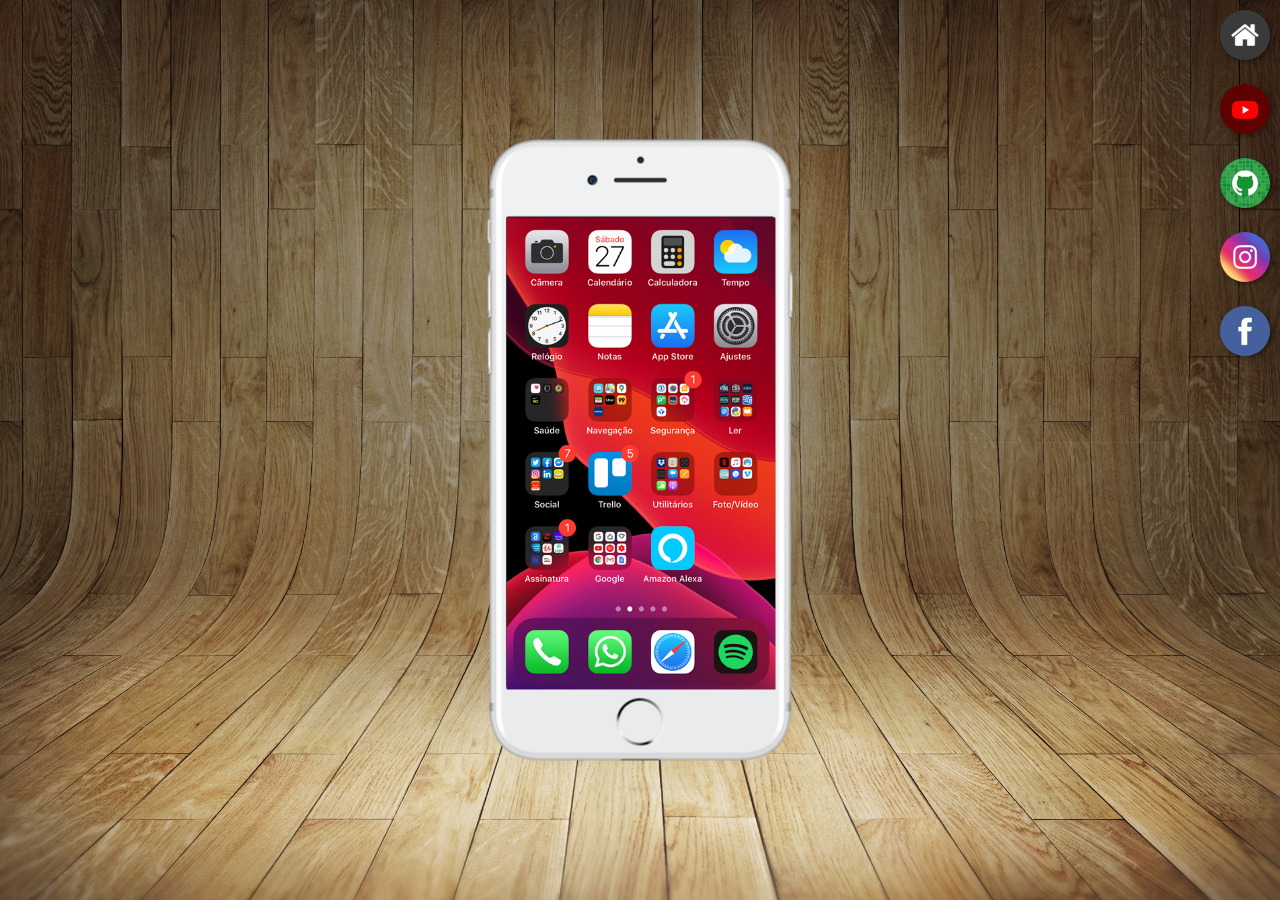
<file: index.html>
<!DOCTYPE html>
<html lang="pt-br">
<head>
    <meta charset="UTF-8">
    <meta name="viewport" content="width=device-width, initial-scale=1.0">
    <link rel="shortcut icon" href="favicon.ico" type="image/x-icon">
    <link rel="stylesheet" href="estilos/style.css">
    <title>Projeto Redes Sociais</title>
</head>
<body>
    <main>
        <section id="telefone">
            <iframe src="home.html" name="tela" id="tela" frameborder="0">
                Seu navegador não é compatícel com isso.
            </iframe>
        </section>
        <section id="redes-sociais">
            <a href="home.html" target="tela"><img src="imagens/logo-home.jpg" alt="Home"></a><br>
            <a href="youtube.html" target="tela"><img src="imagens/logo-youtube.jpg" alt="youtube"></a><br>
            <a href="github.html" target="tela"><img src="imagens/logo-github.jpg" alt="GitHub"></a><br>
            <a href="instagram.html" target="tela"><img src="imagens/logo-instagram.jpg" alt="Instagram"></a><br>
          
            <a href="facebook.html" target="tela"><img src="imagens/logo-facebook.jpg" alt="Facebook"></a>
            
        </section>
    </main>
</body>
</html>
</file>
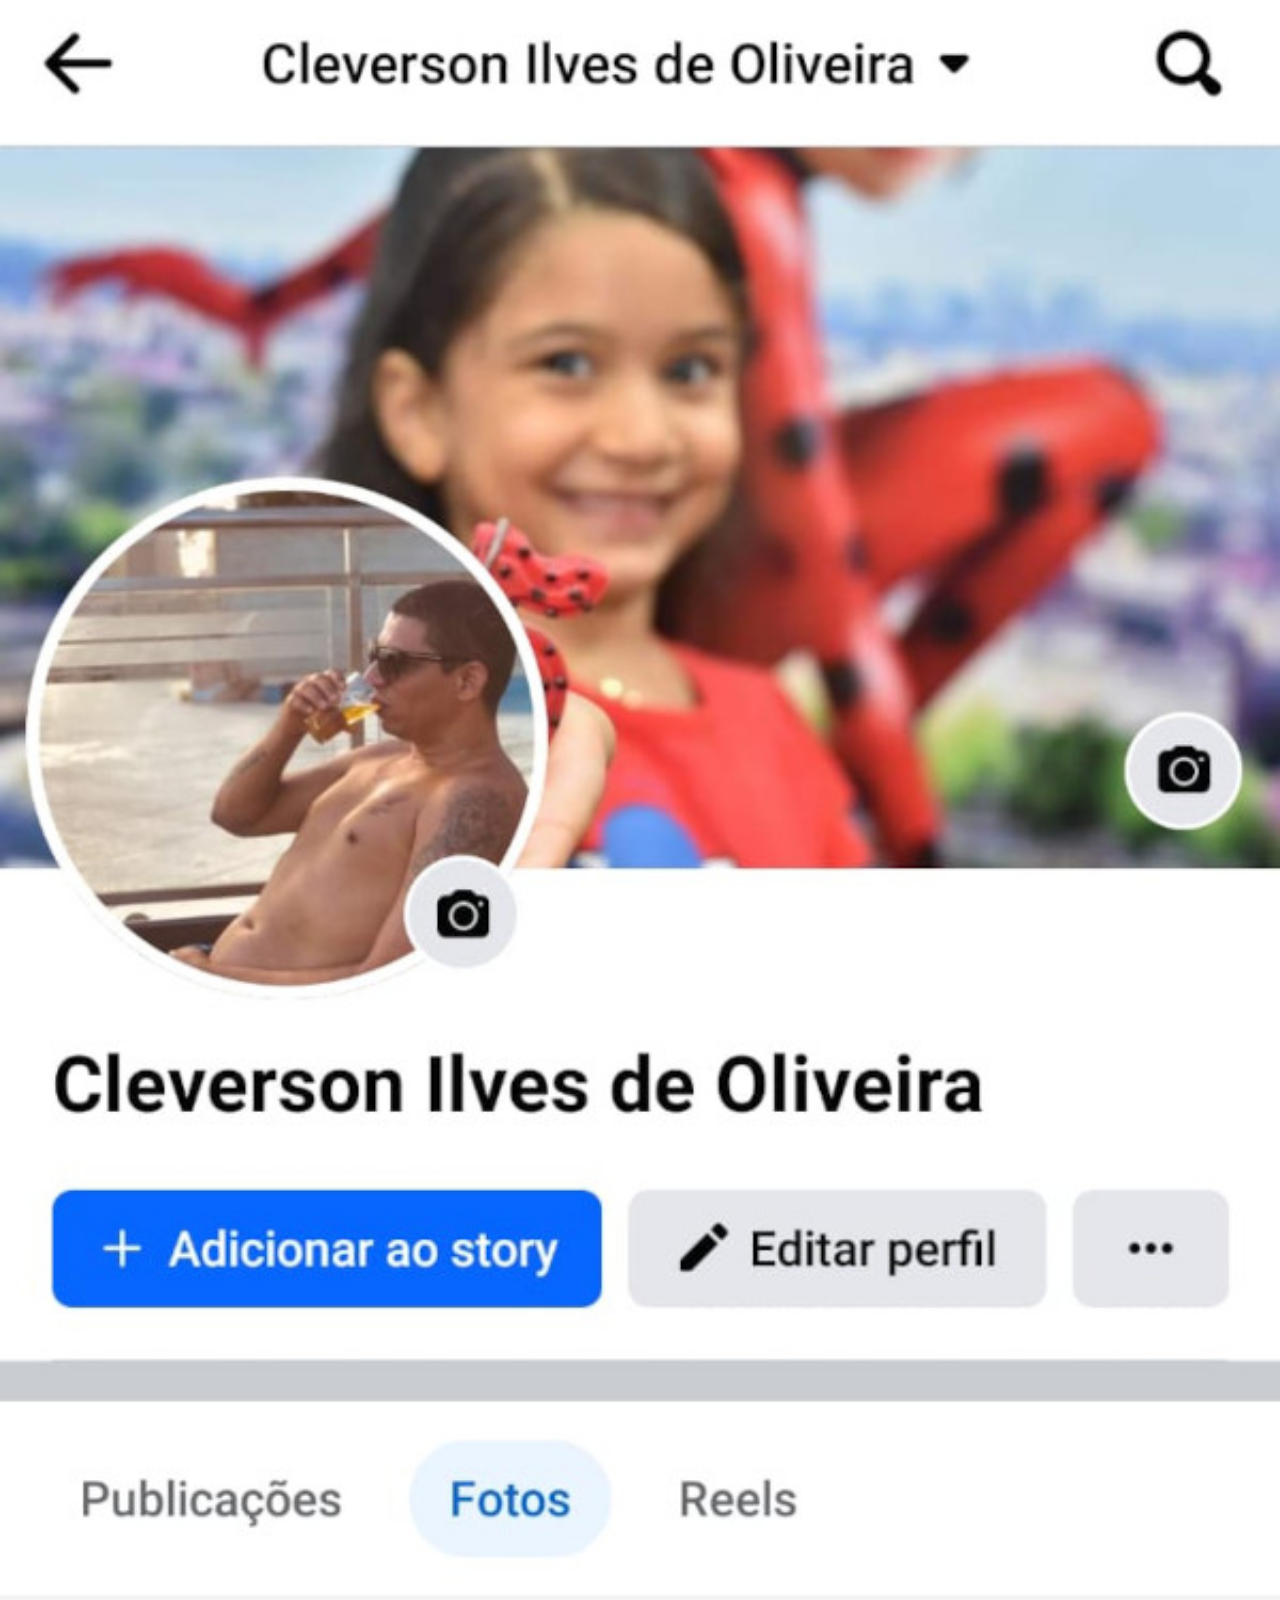
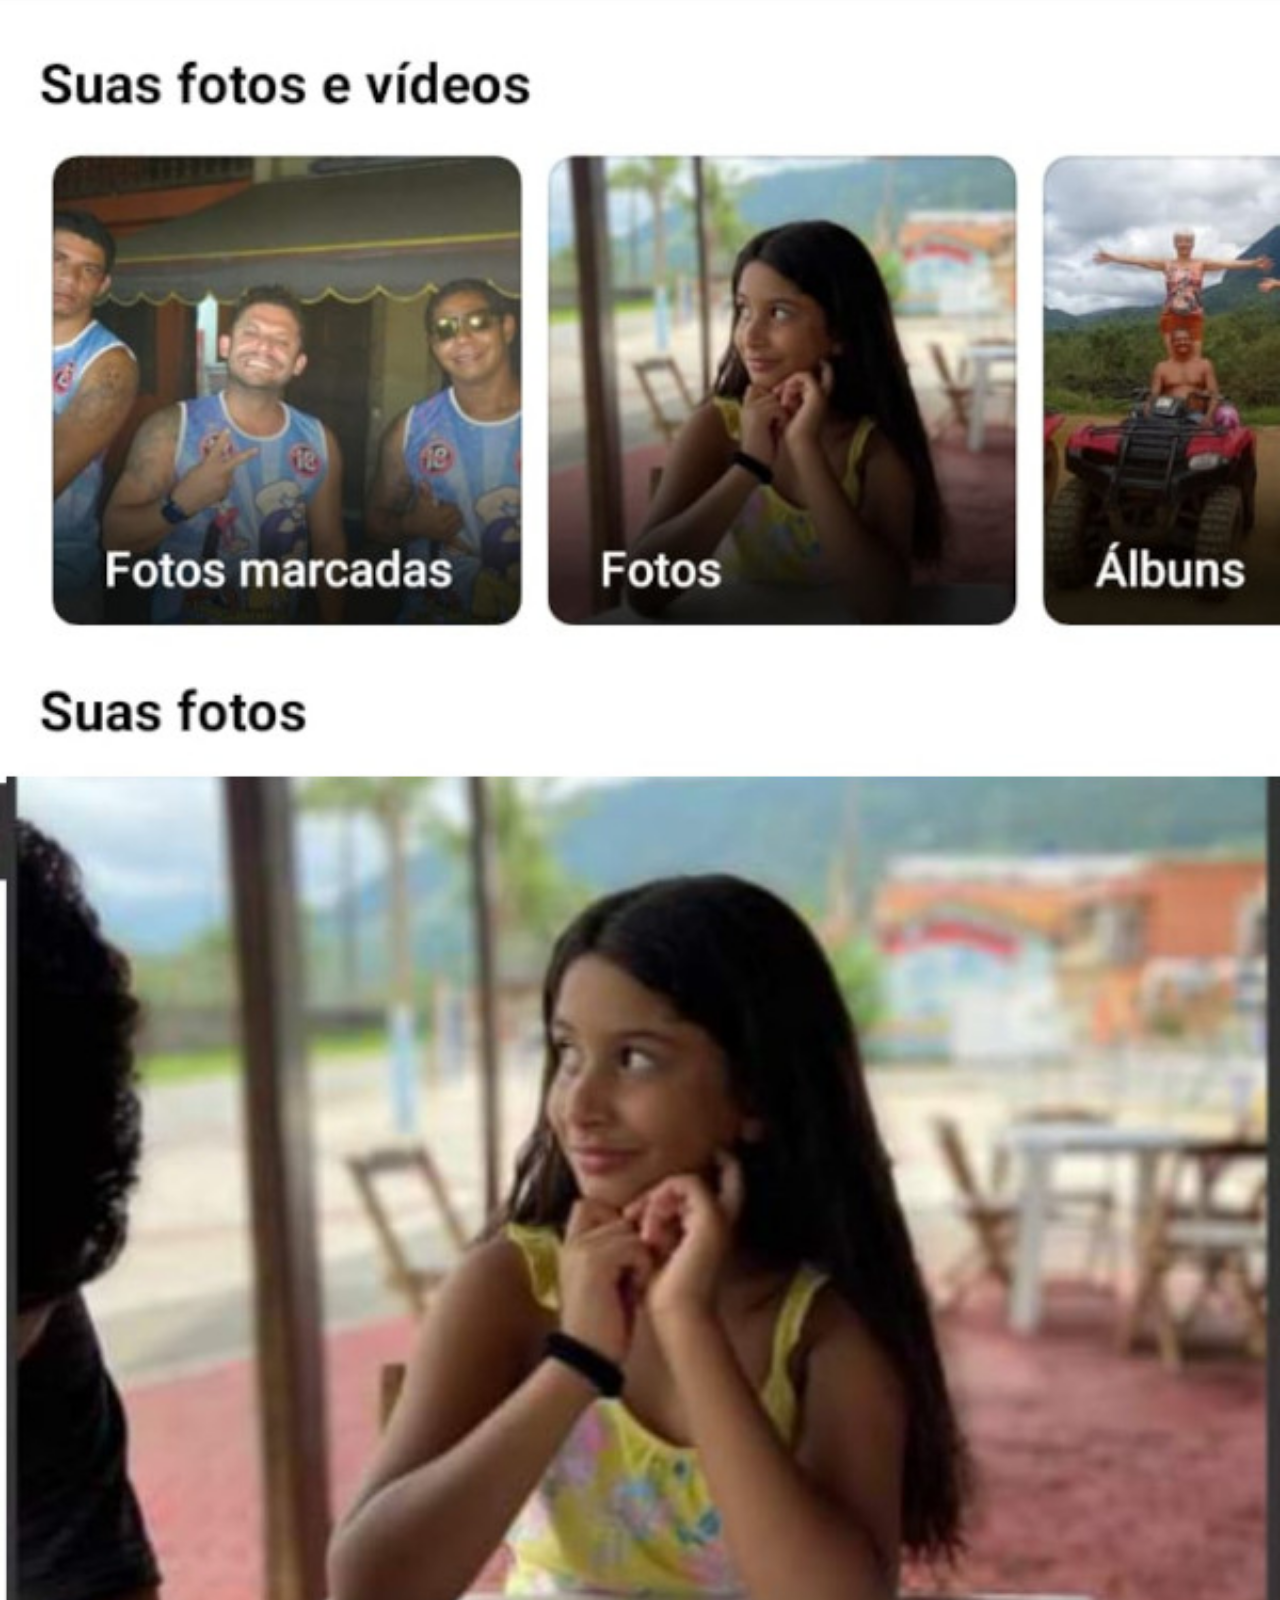
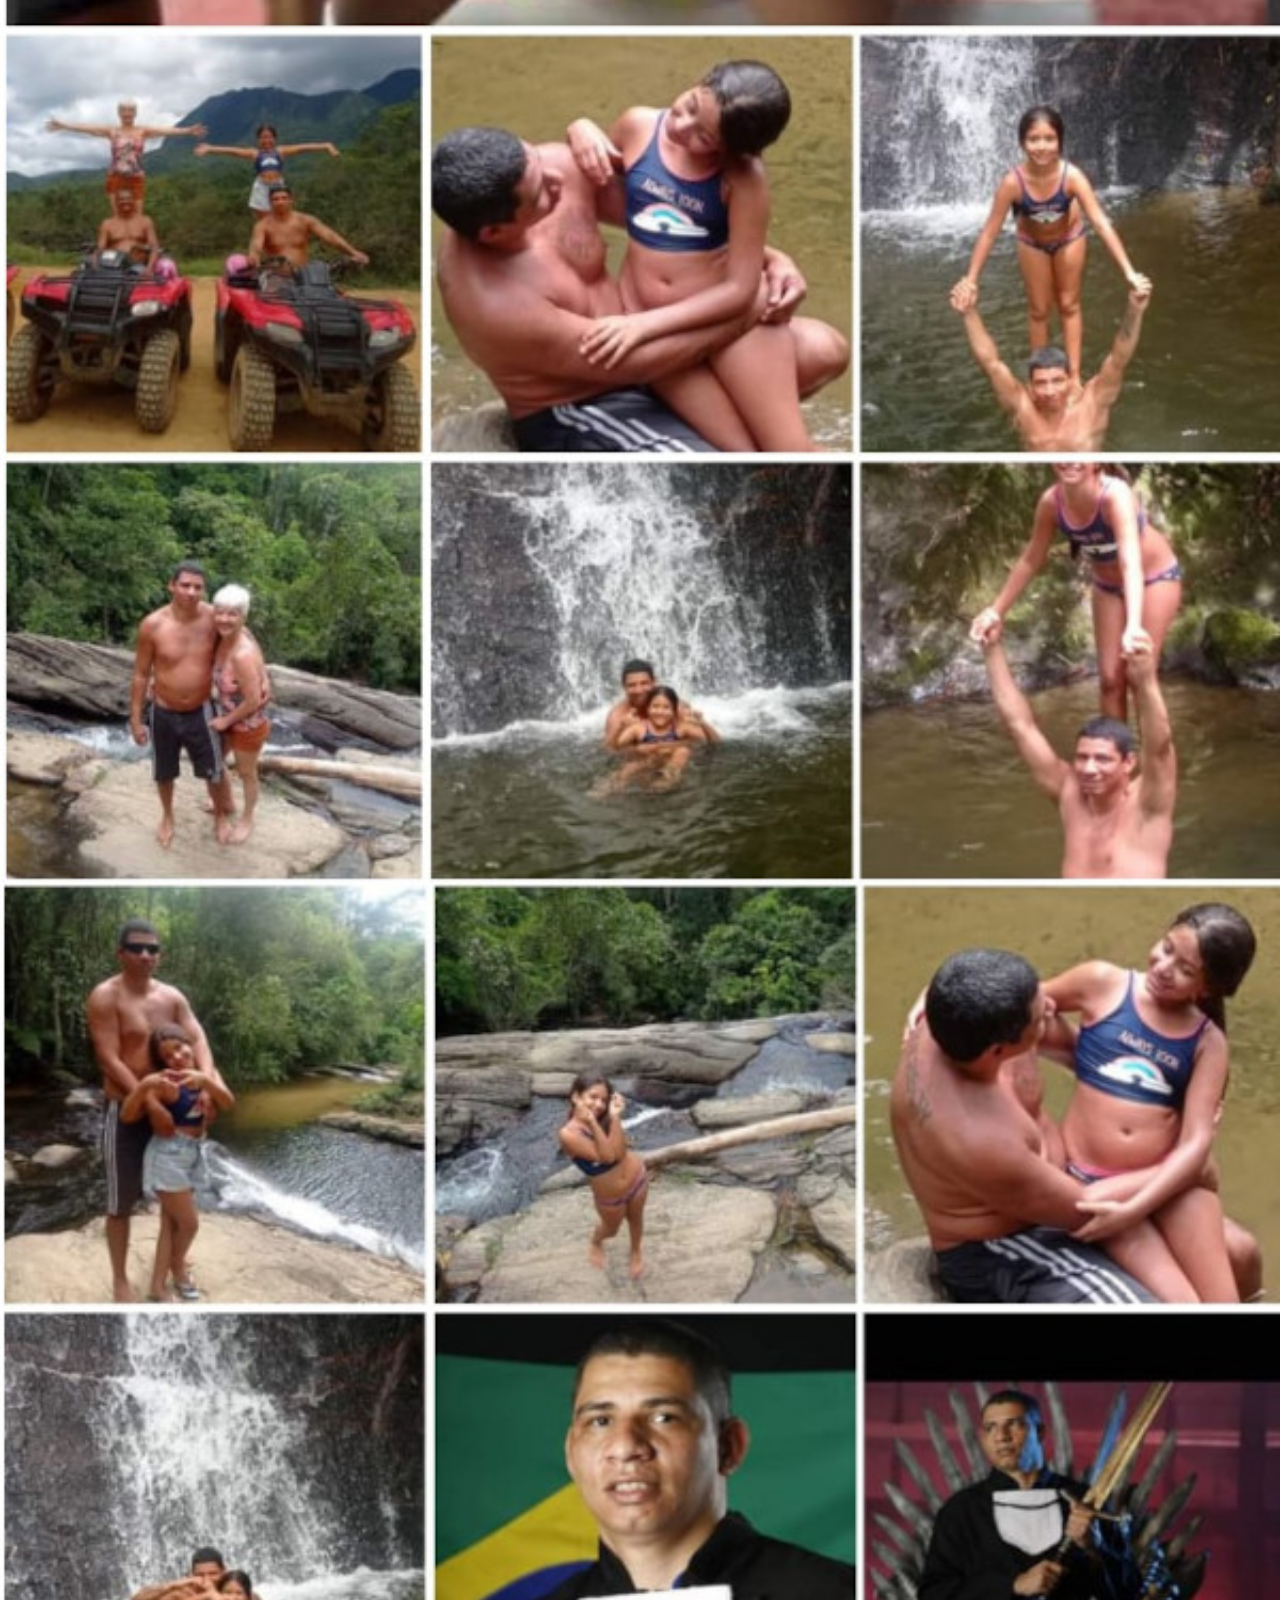
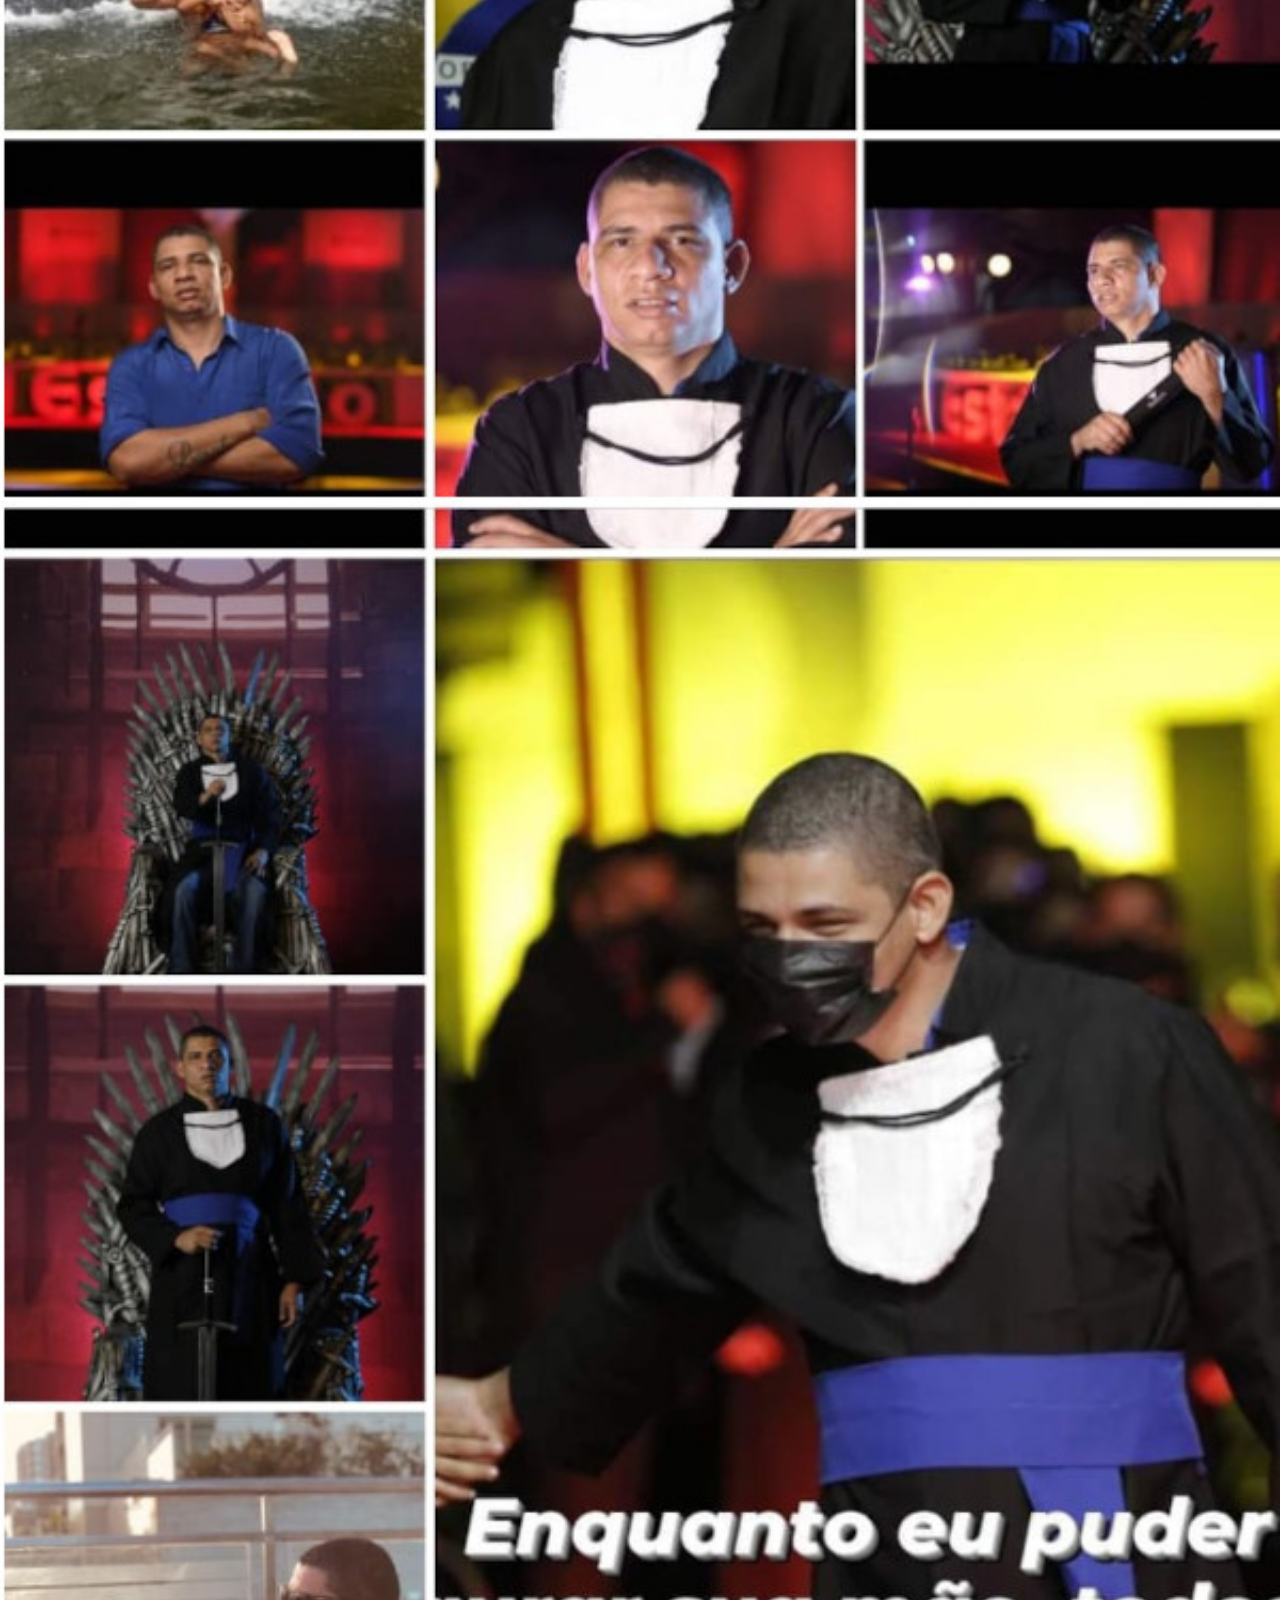
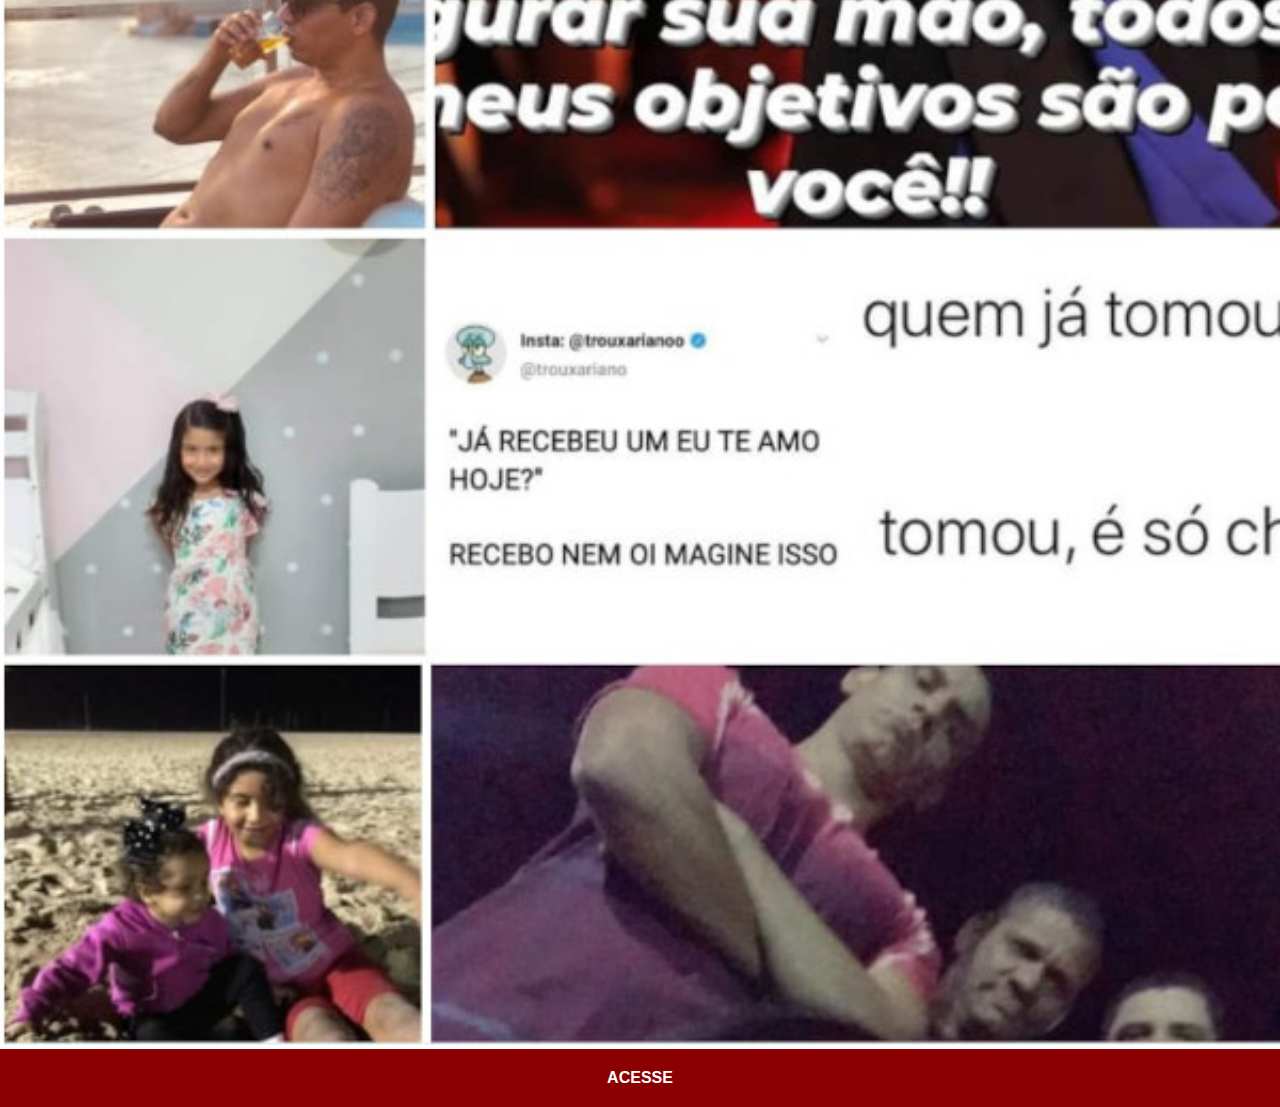
<file: facebook.html>
<!DOCTYPE html>
<html lang="pt-BR">
<head>
    <meta charset="UTF-8">
    <meta name="viewport" content="width=device-width, initial-scale=1.0">
    <link rel="stylesheet" href="estilos/social.css">
    <title>Facebook</title>
</head>
<body>
    <img src="imagens/tela-facebook.jpg" alt="Facebook">
    <a href="https://www.facebook.com/Cleverrsonilves/" target="_blank">ACESSE</a>
</body>
</html>
</file>
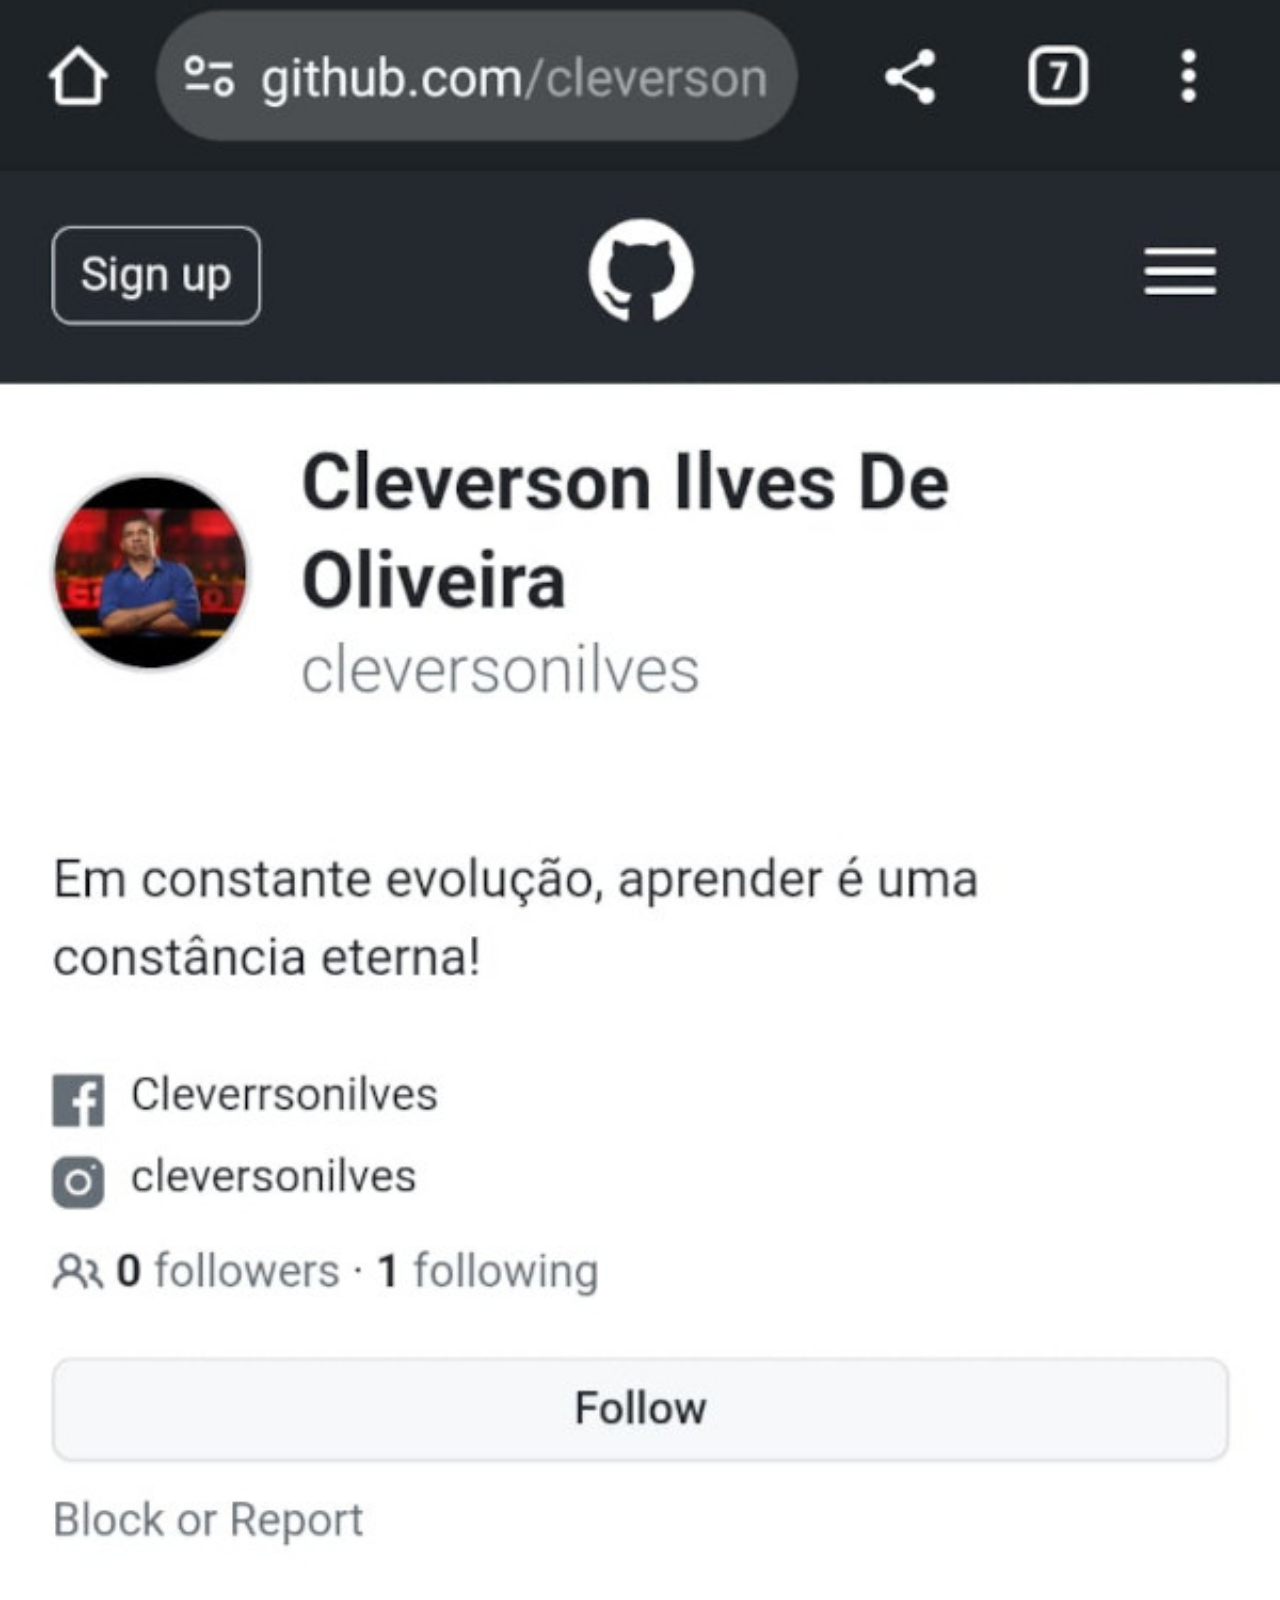
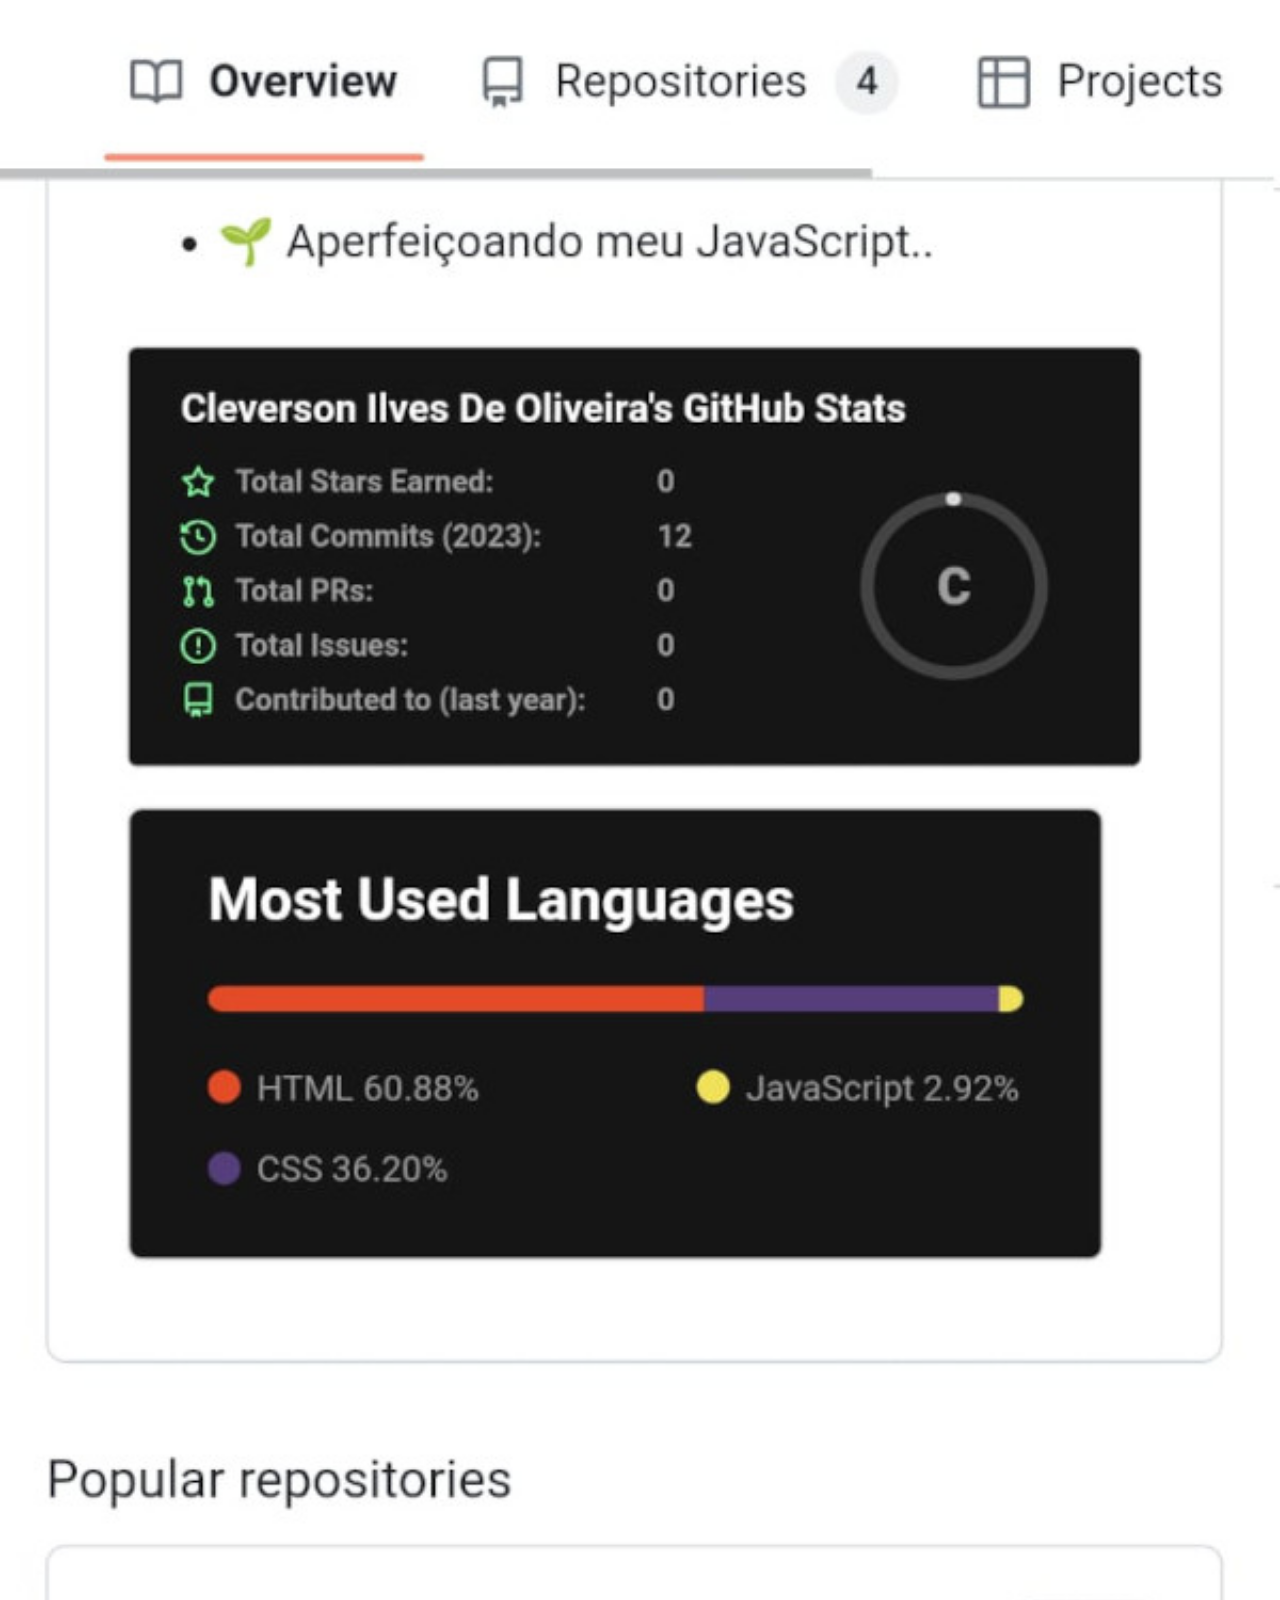
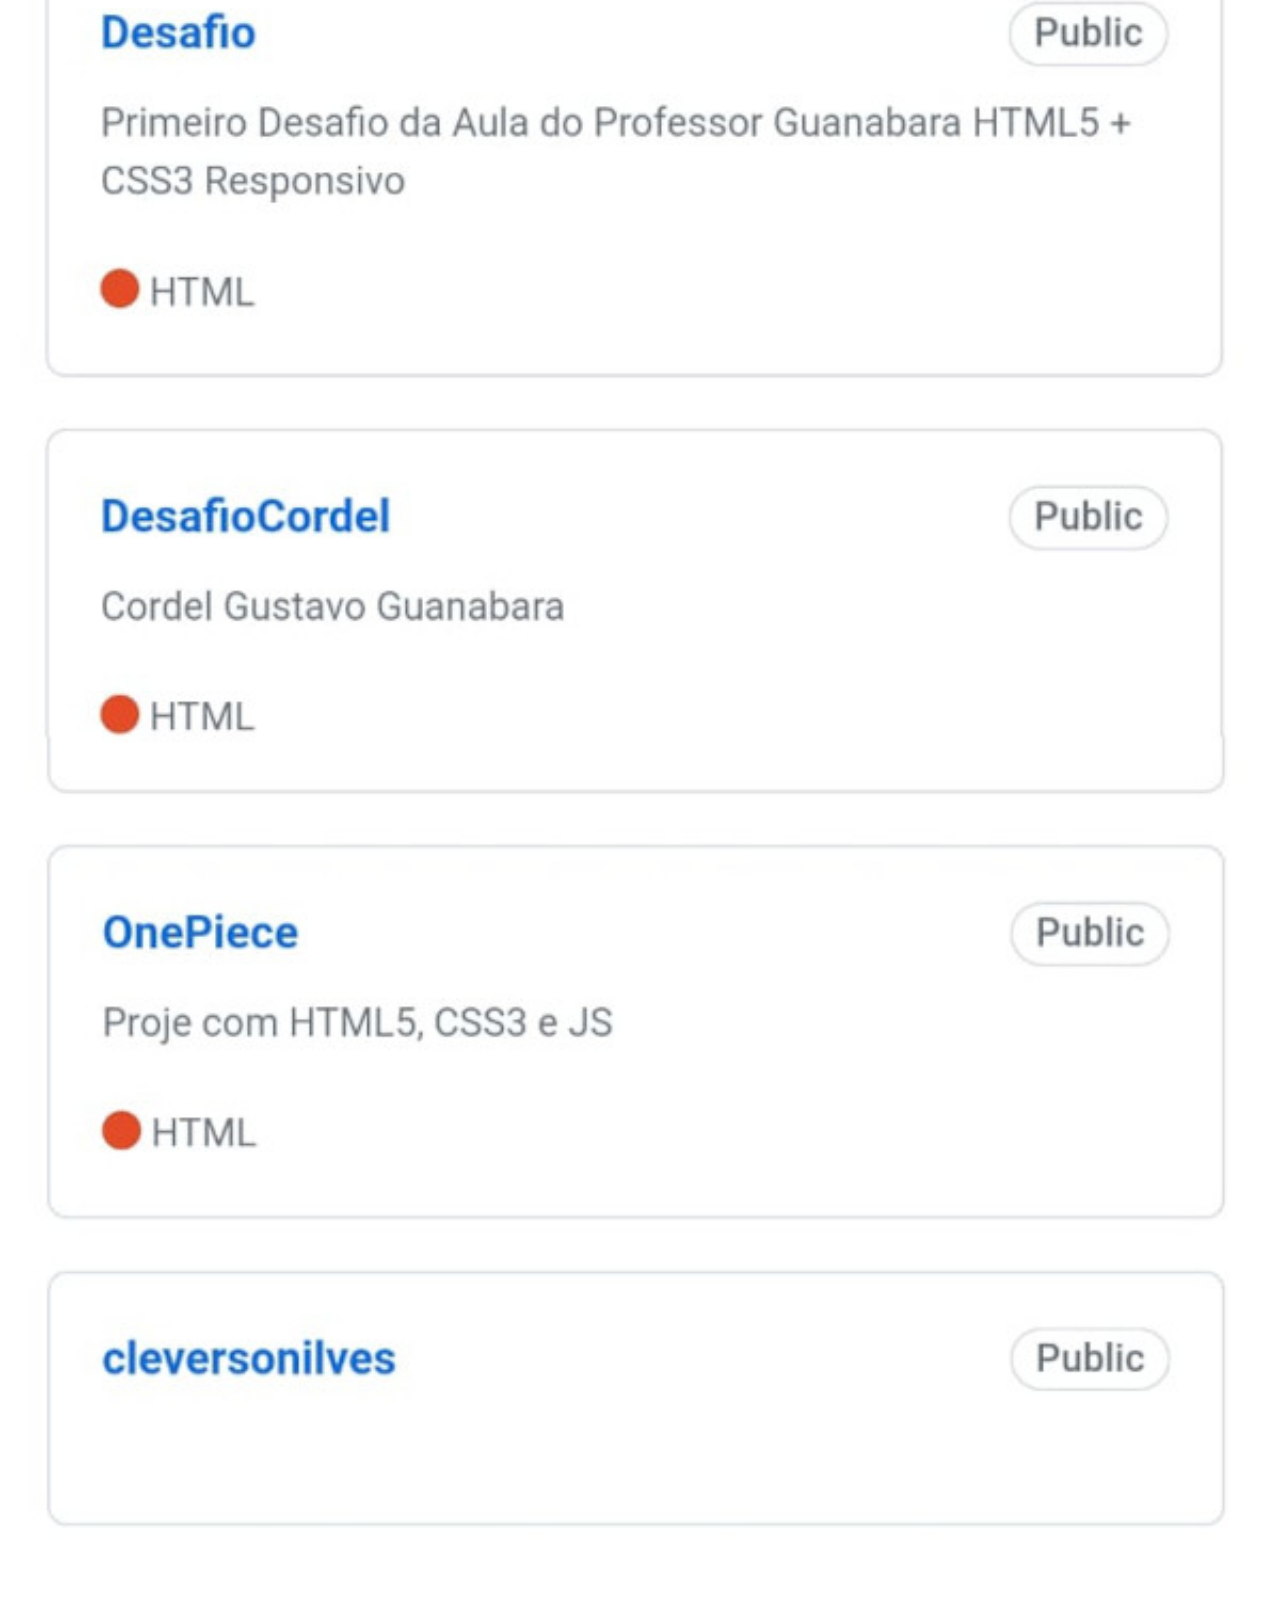
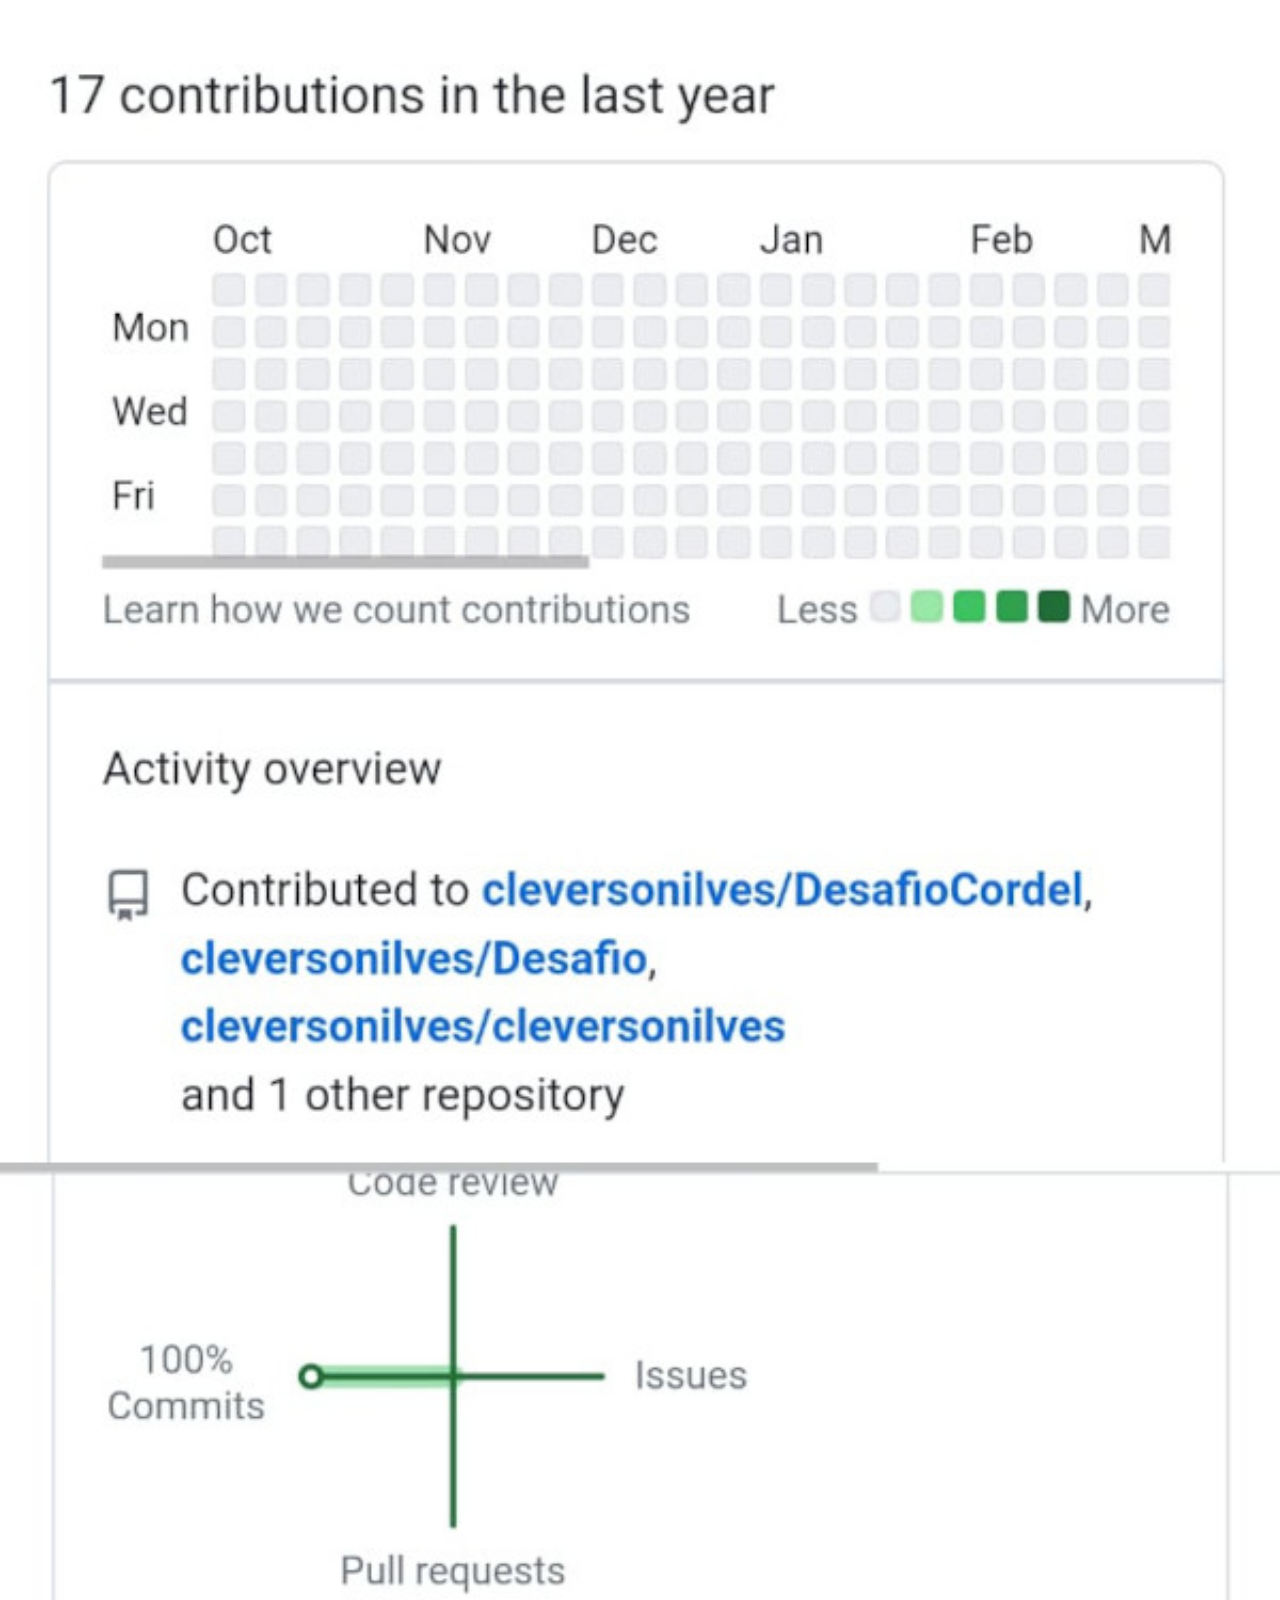
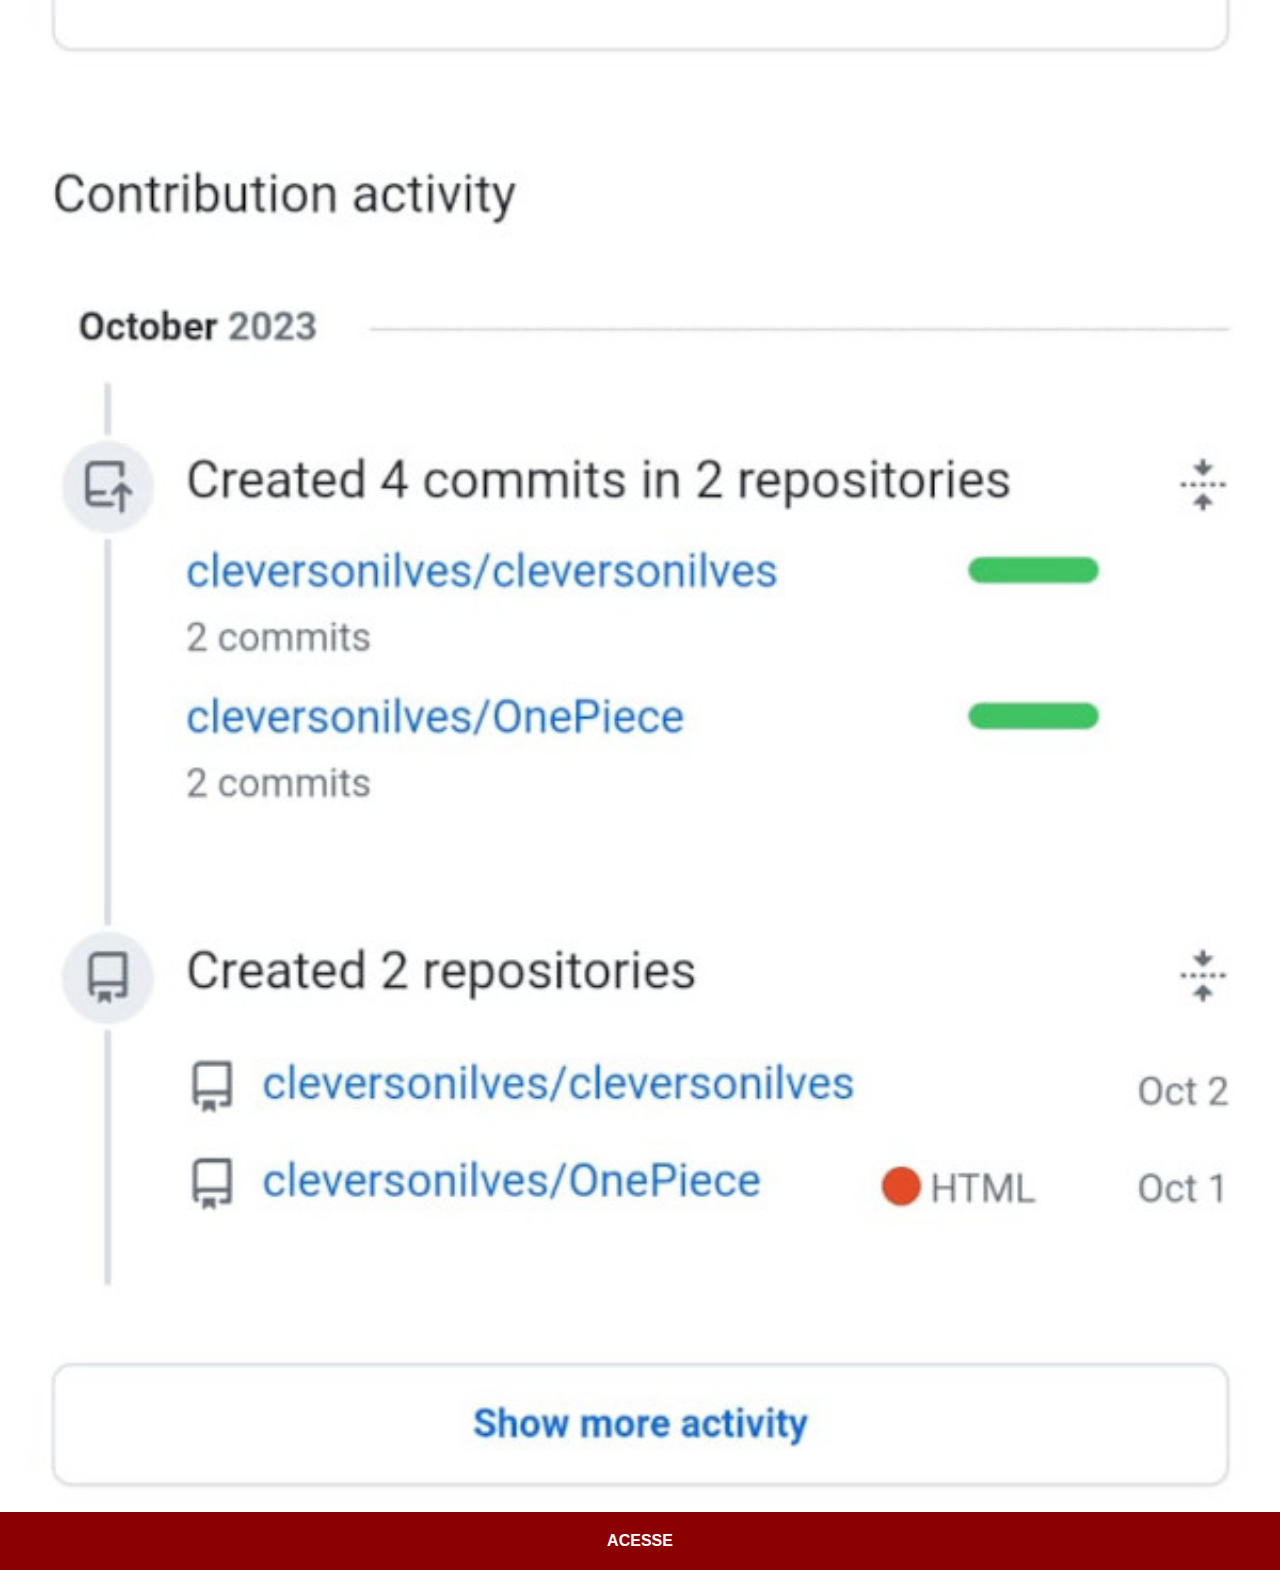
<file: github.html>
<!DOCTYPE html>
<html lang="pt-BR">
<head>
    <meta charset="UTF-8">
    <meta name="viewport" content="width=device-width, initial-scale=1.0">
    <link rel="stylesheet" href="estilos/social.css">
    <title>GitHub</title>
</head>
<body>
    <img src="imagens/tela-github.jpg" alt="GitHub">
    <a href="https://www.github.com/cleversonilves" target="_blank">ACESSE</a>
</body>
</html>
</file>
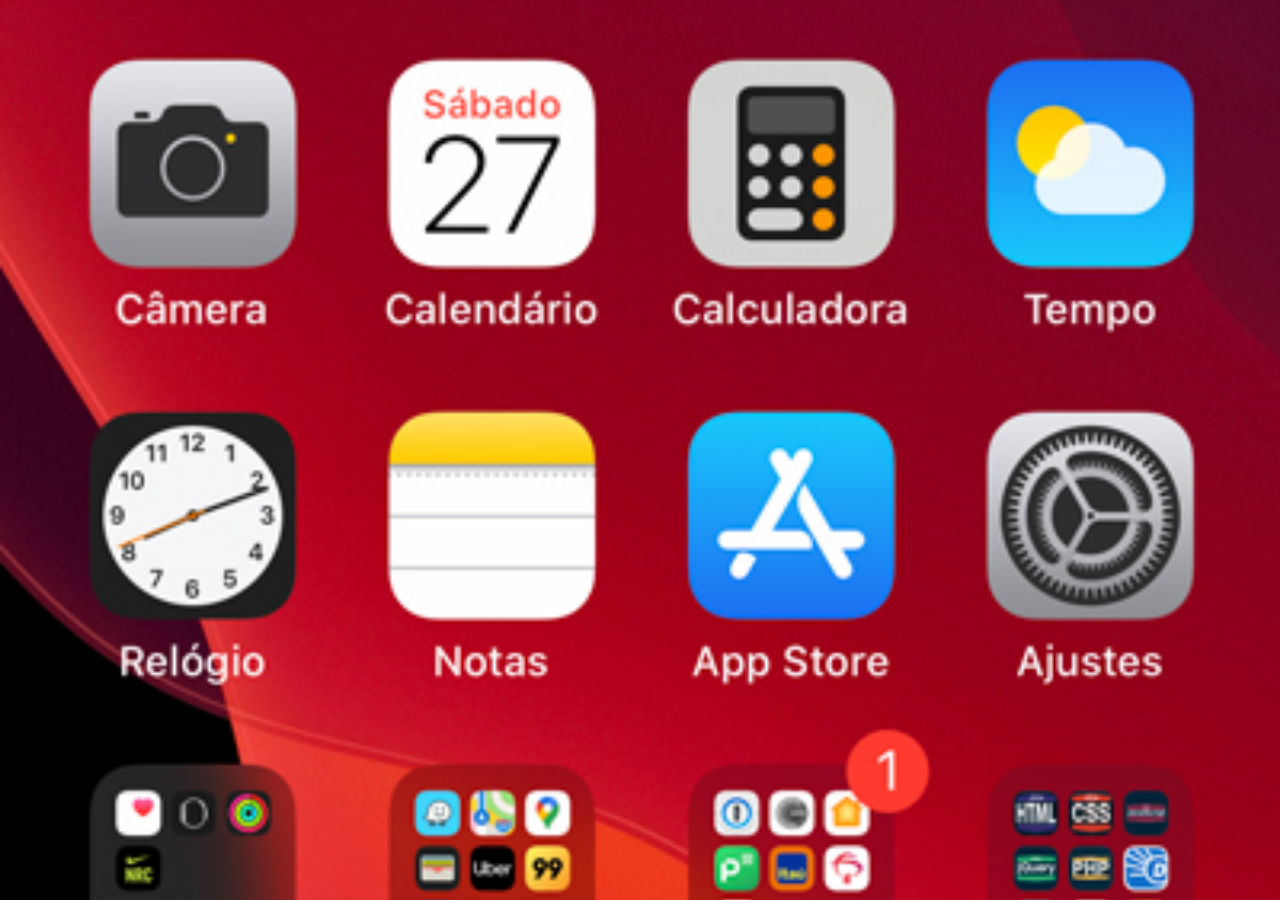
<file: home.html>
<!DOCTYPE html>
<html lang="pt-br">
<head>
    <meta charset="UTF-8">
    <meta name="viewport" content="width=device-width, initial-scale=1.0">
    <style>
        * {
            margin: 0px;
            padding: 0px;
        }
        body {
            width: 100vw;
            height: 100vh;
            background: black url(imagens/tela-home.jpg) no-repeat top center;
            background-size: cover;
        }
    </style>
    <title>Home</title>
</head>

<body>
    
</body>
</html>
</file>
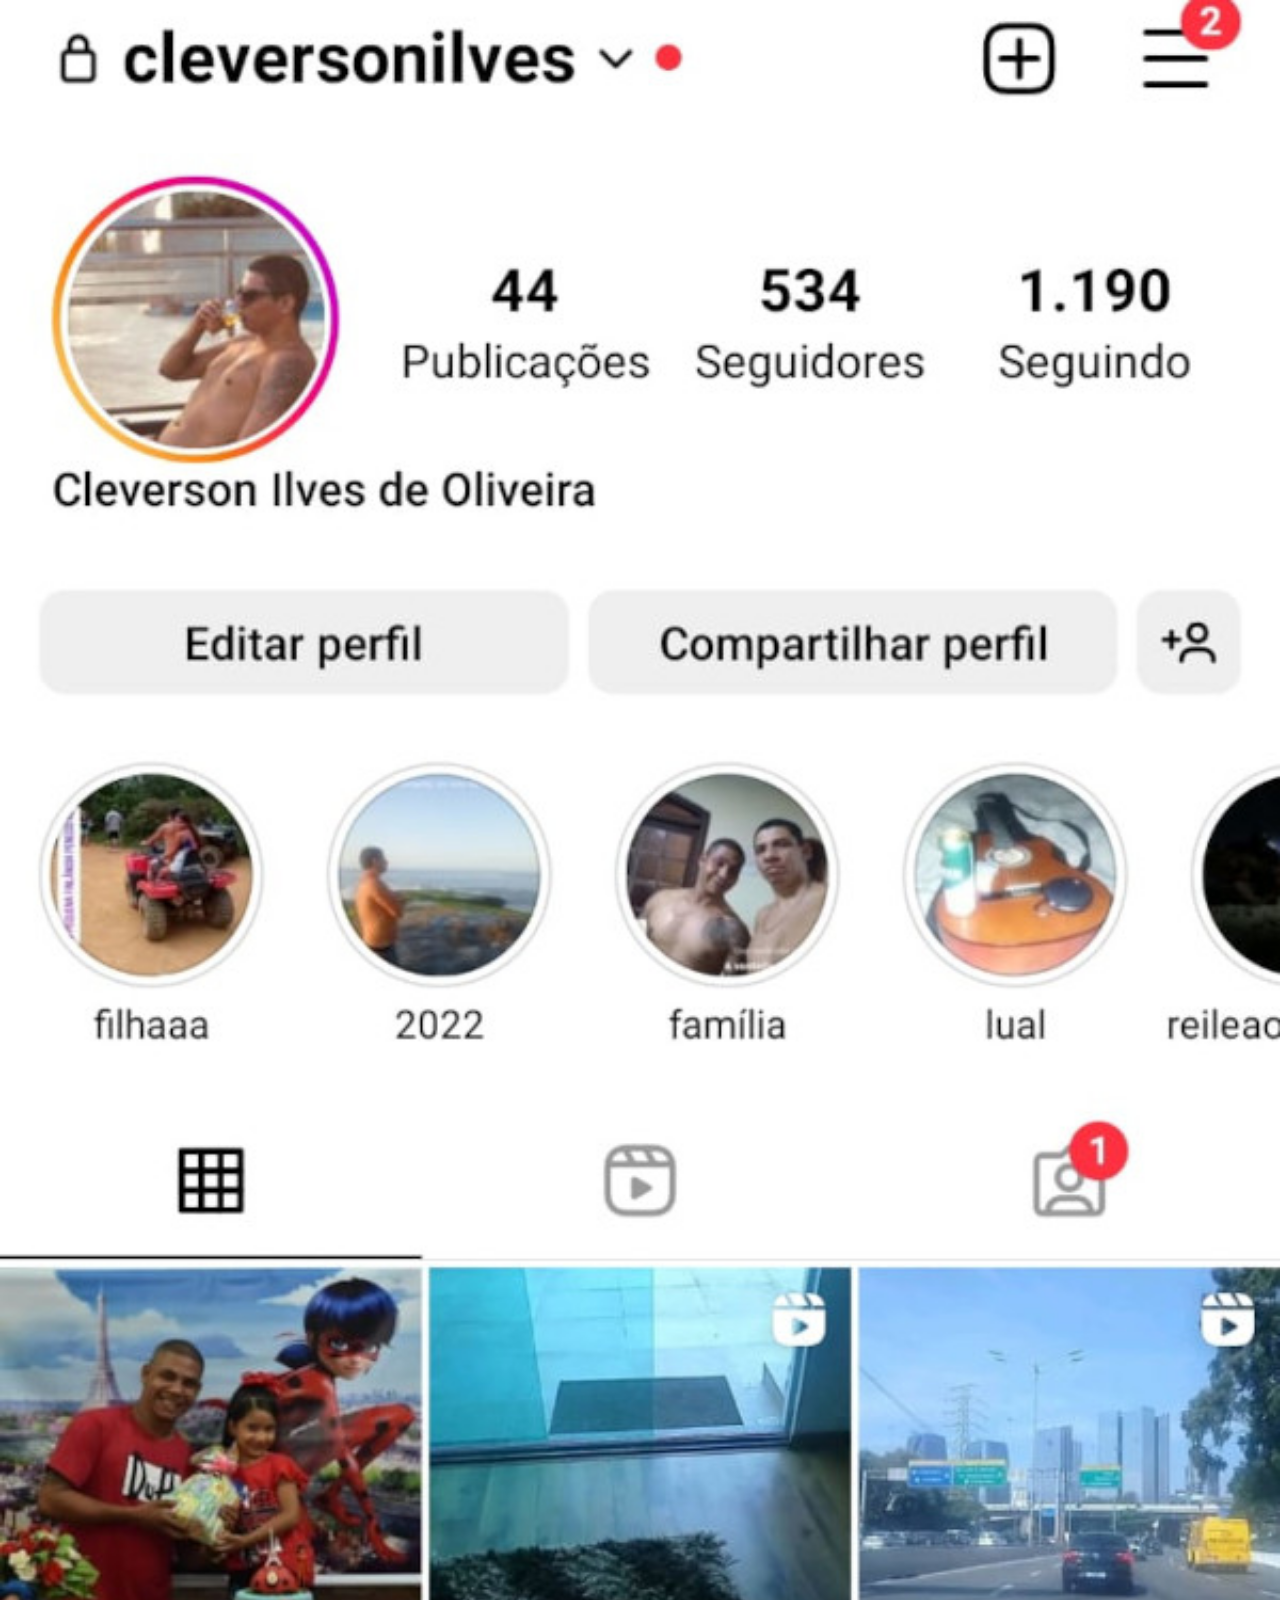
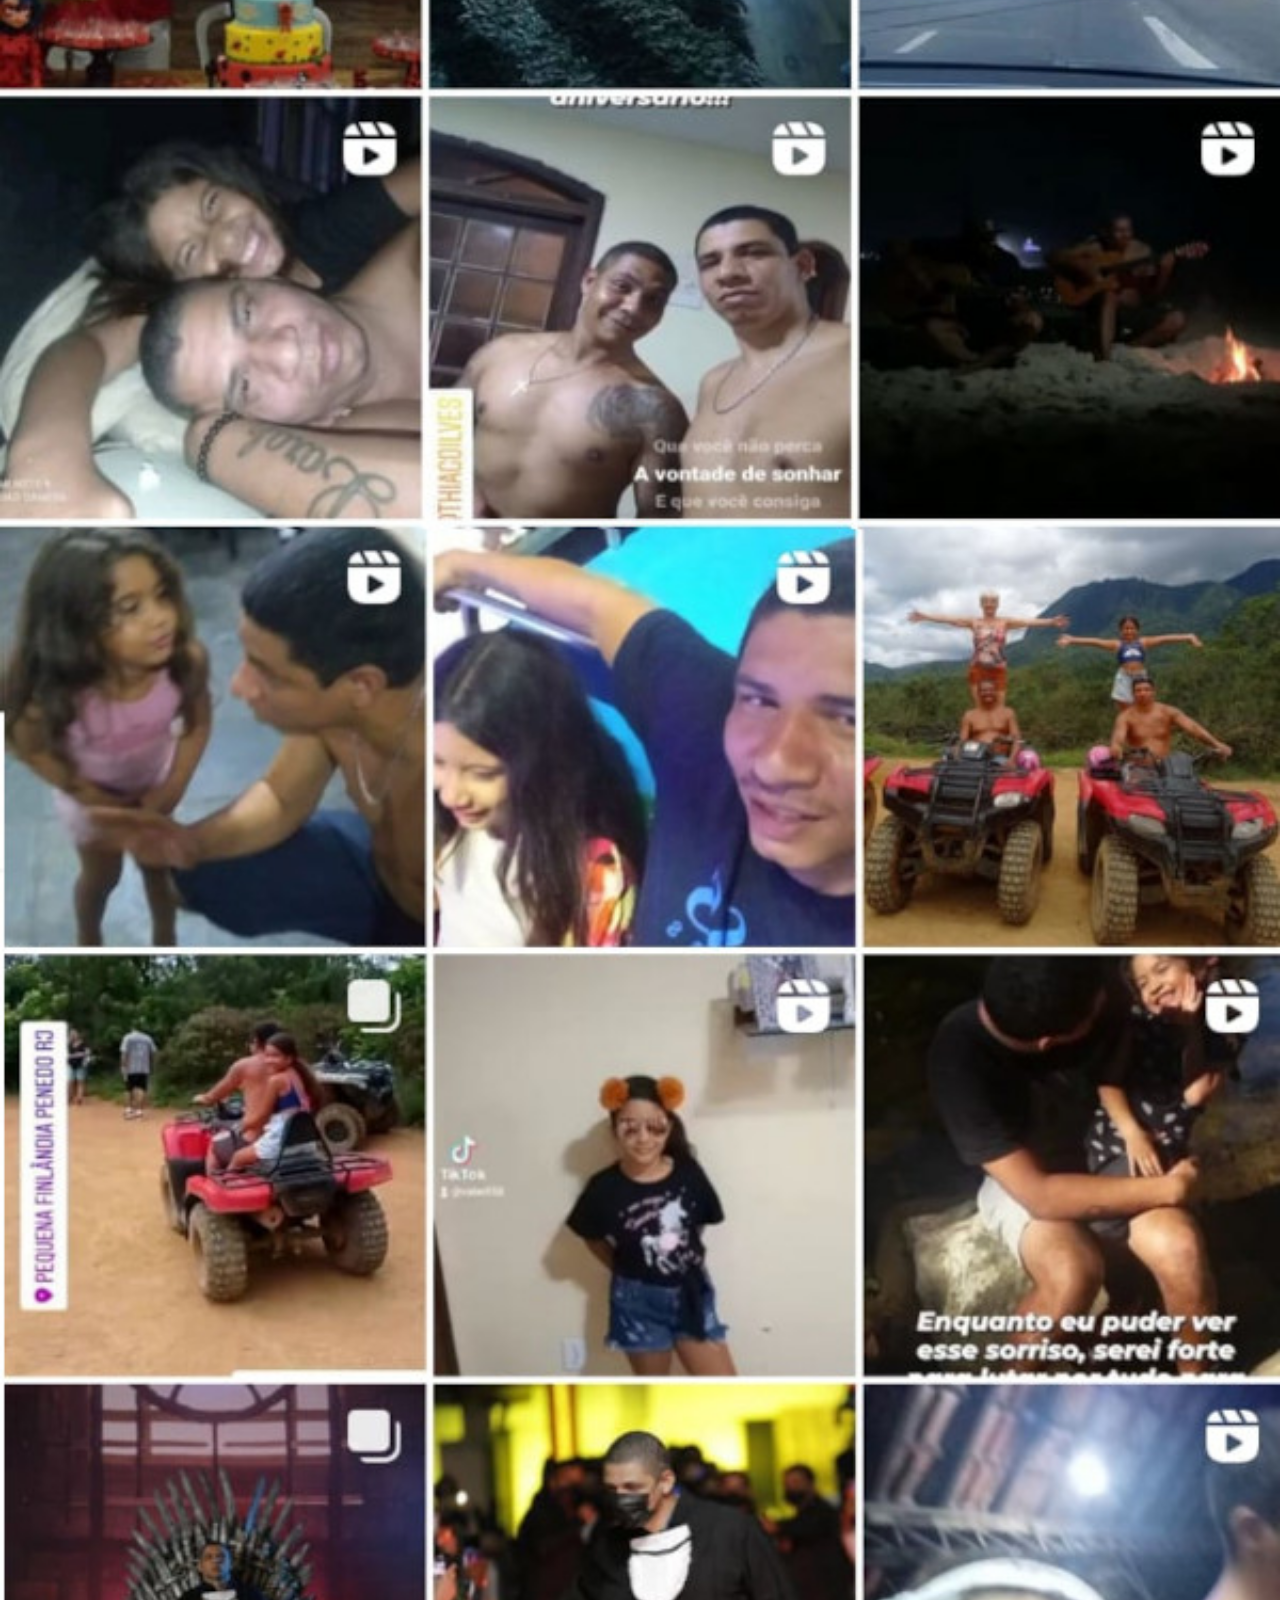
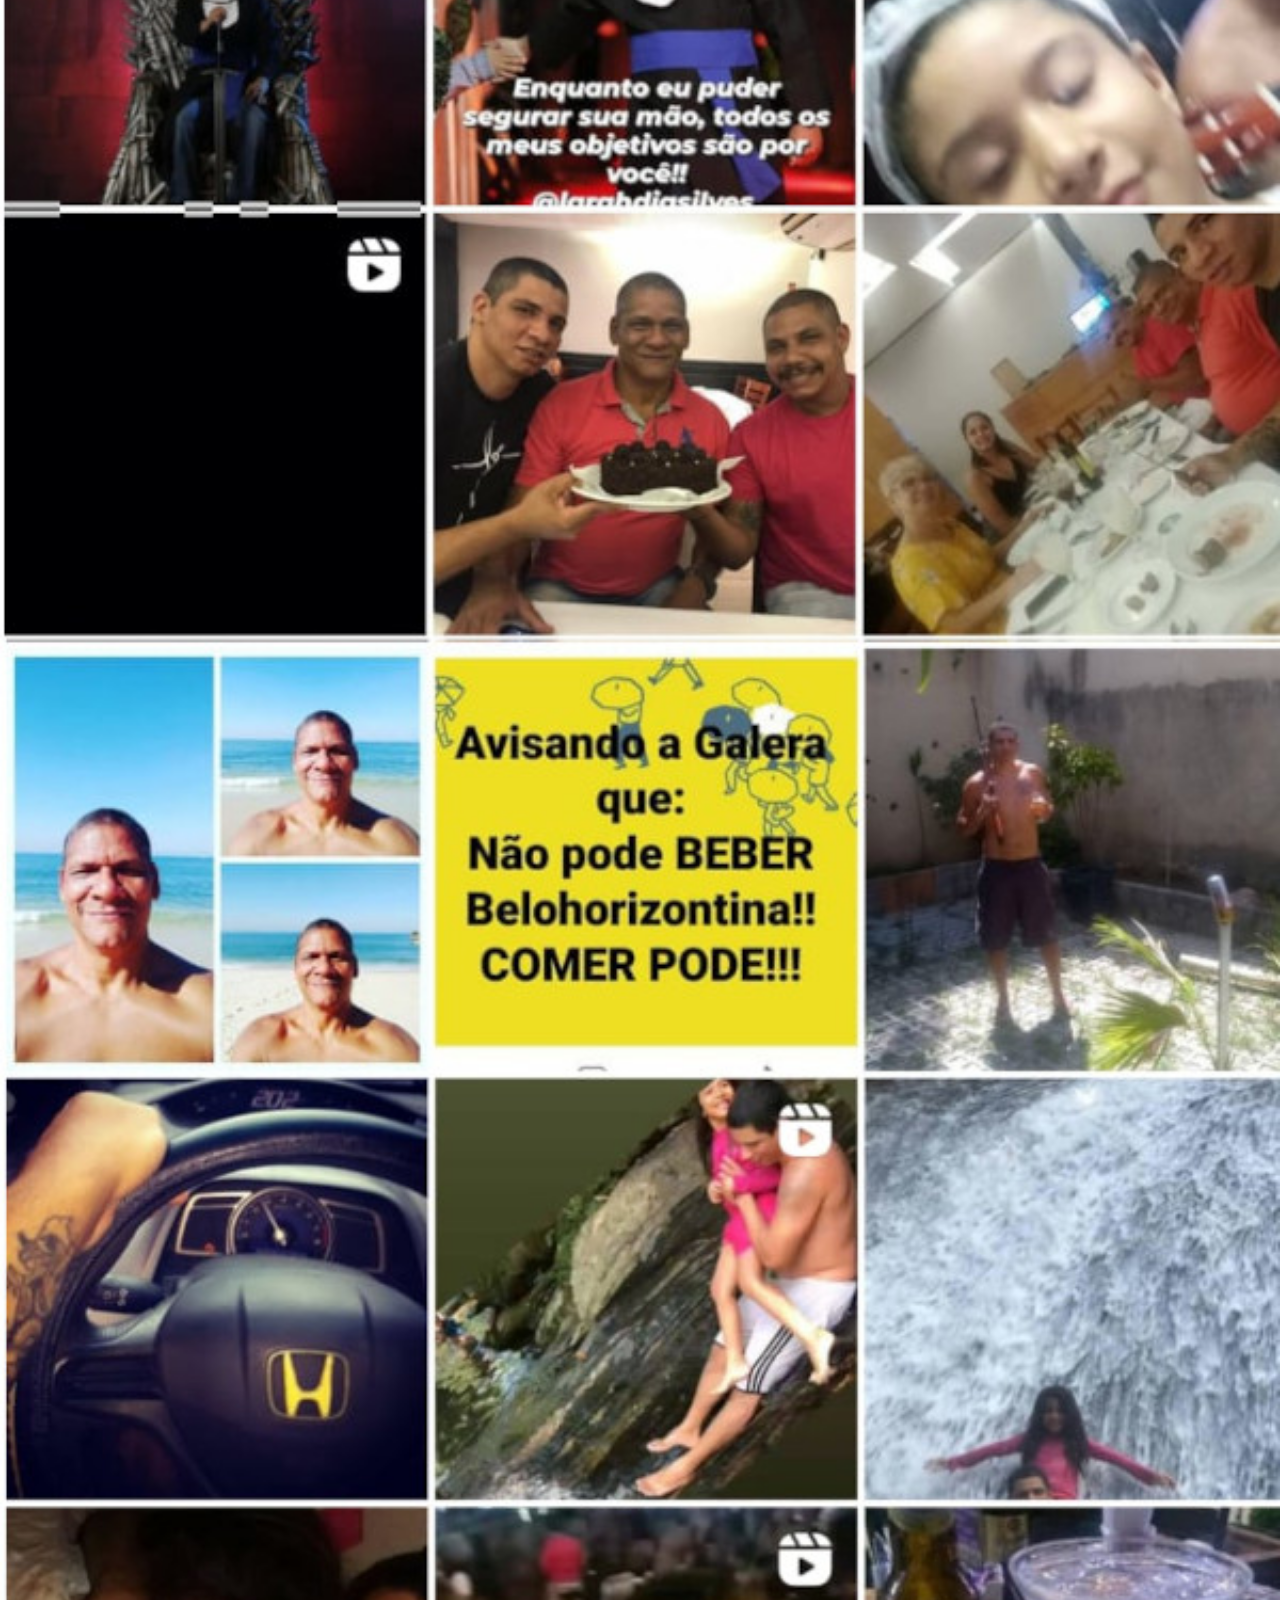
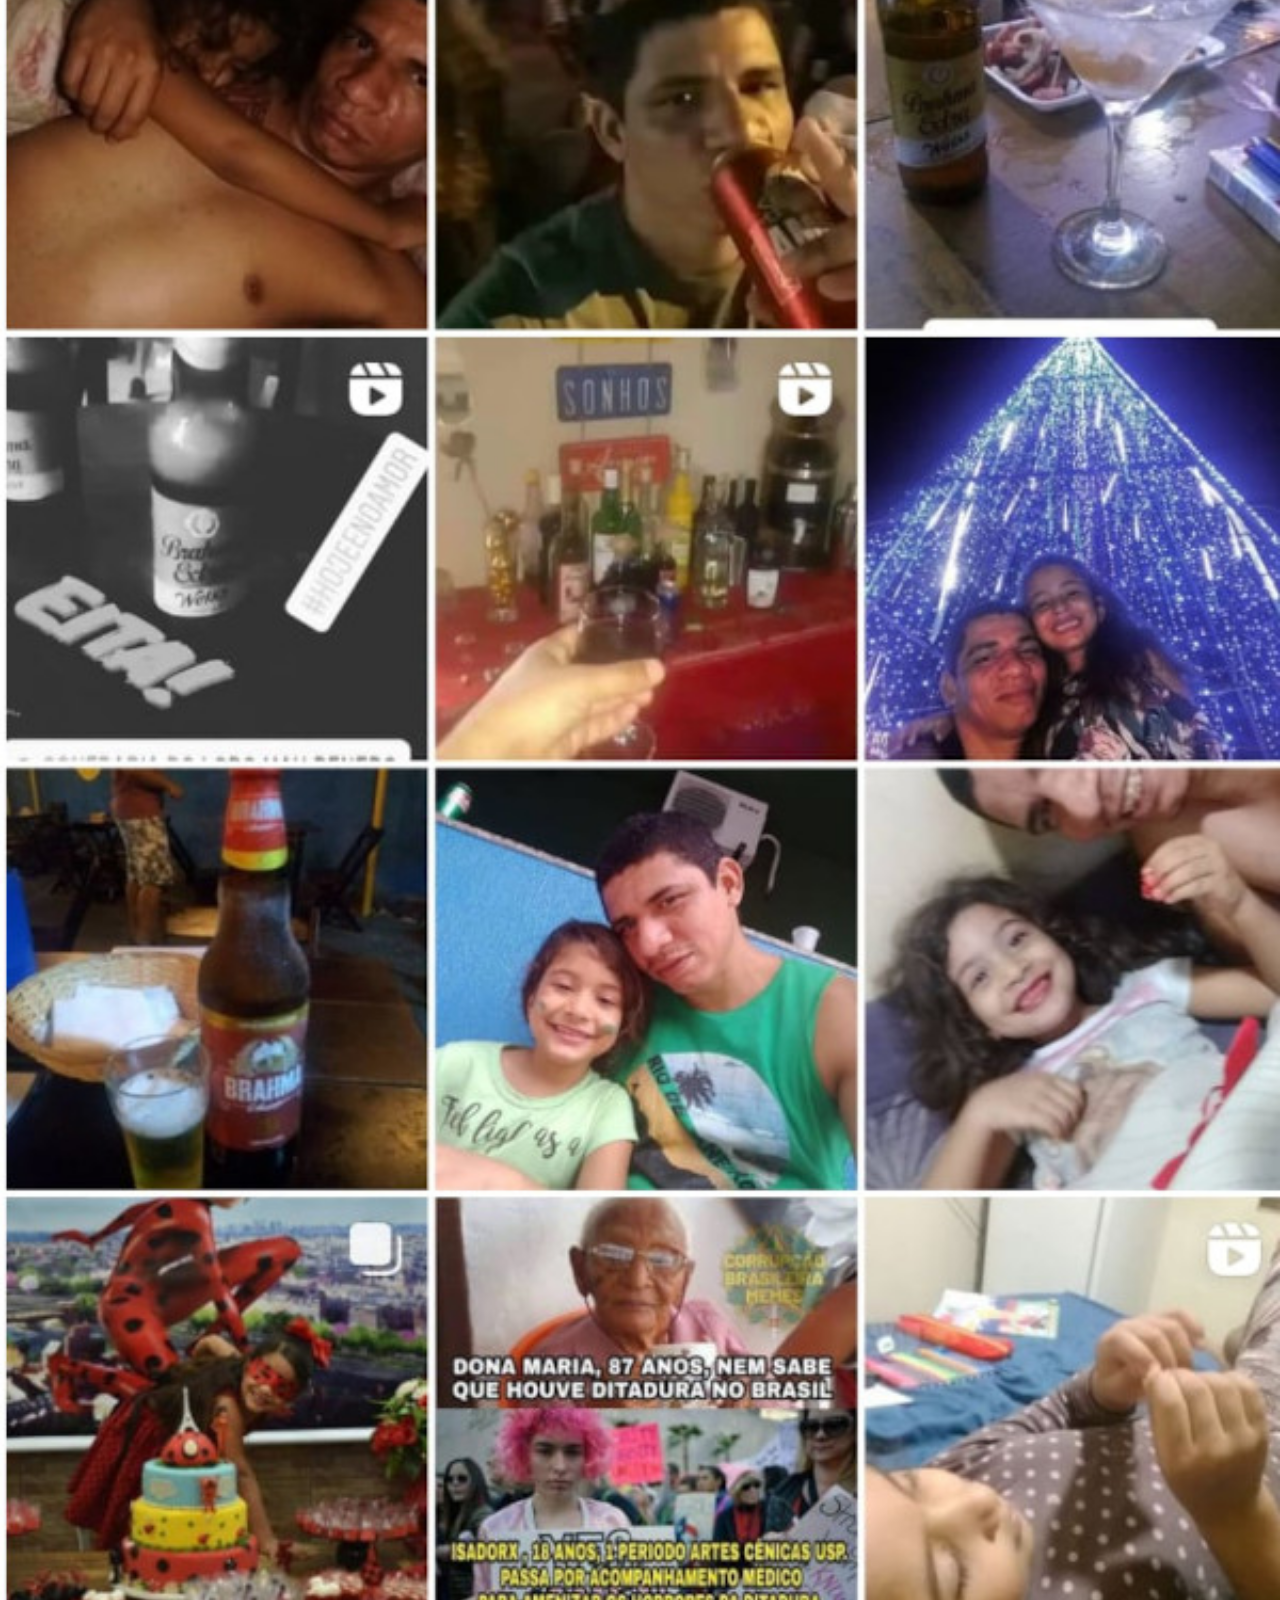
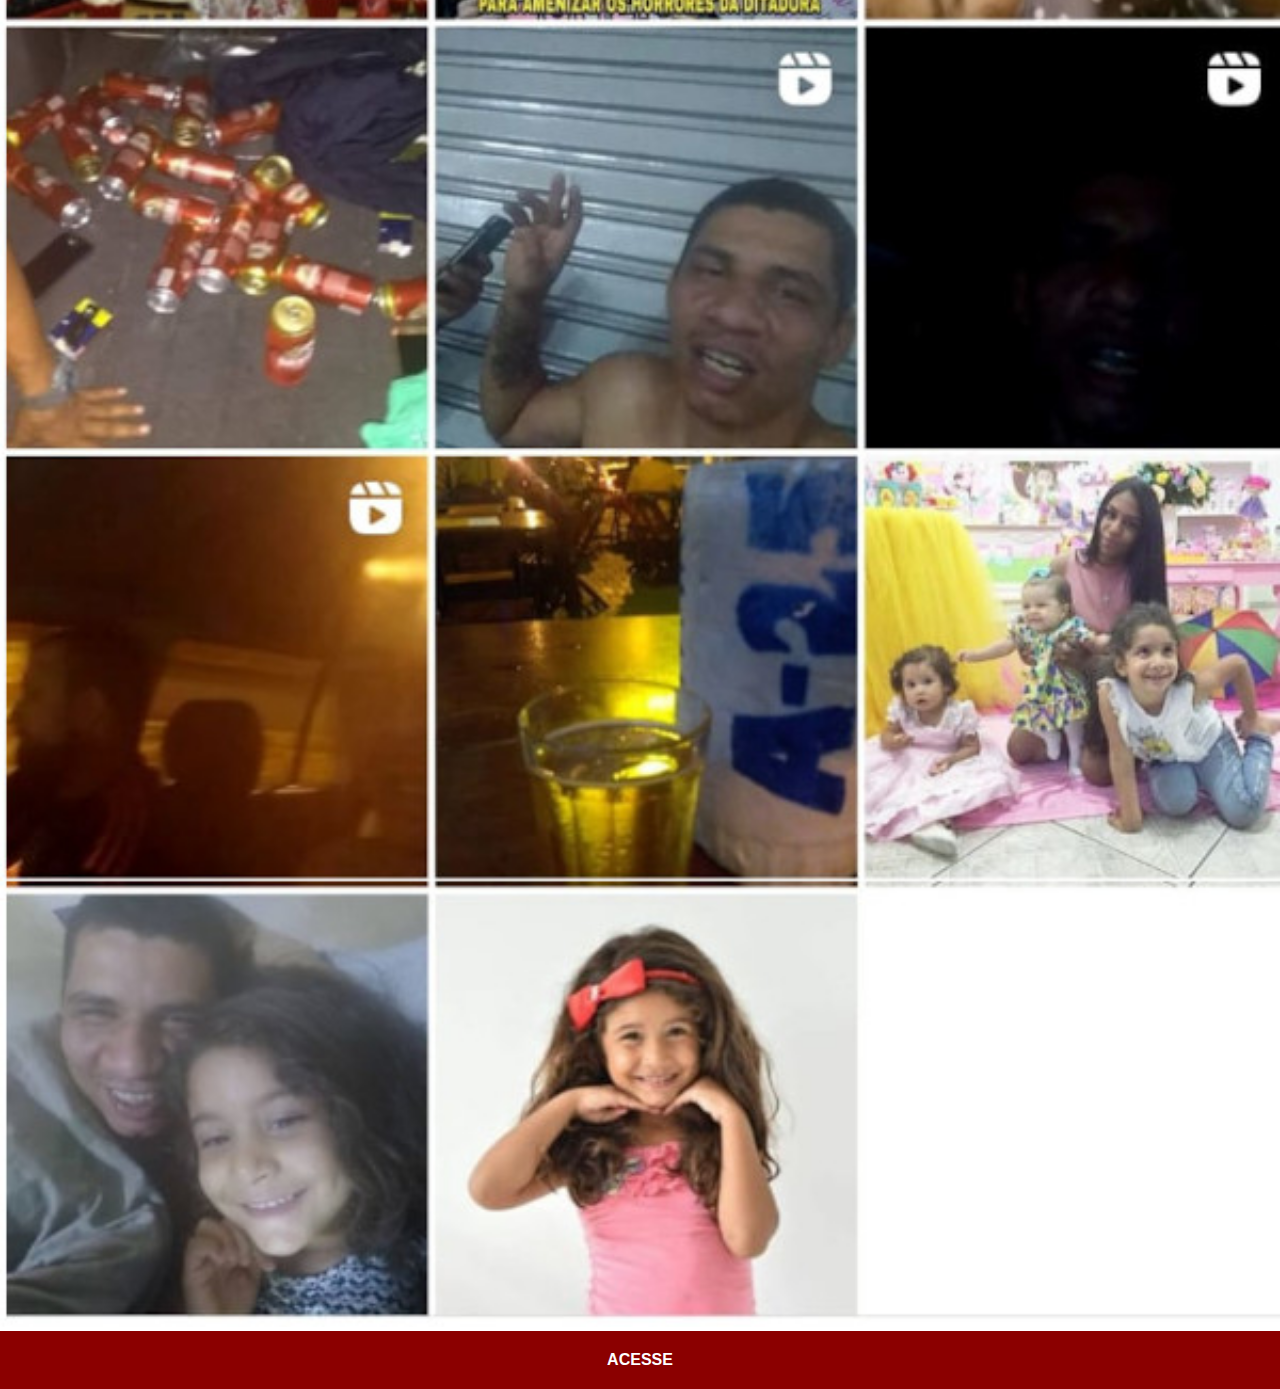
<file: instagram.html>
<!DOCTYPE html>
<html lang="pt-BR">
<head>
    <meta charset="UTF-8">
    <meta name="viewport" content="width=device-width, initial-scale=1.0">
    <link rel="stylesheet" href="estilos/social.css">
    <title>Instagram</title>
</head>
<body>
    <img src="imagens/tela-instagram.jpg" alt="GitHub">
    <a href="https://www.instagram.com/cleversonilves/" target="_blank">ACESSE</a>
</body>
</html>
</file>
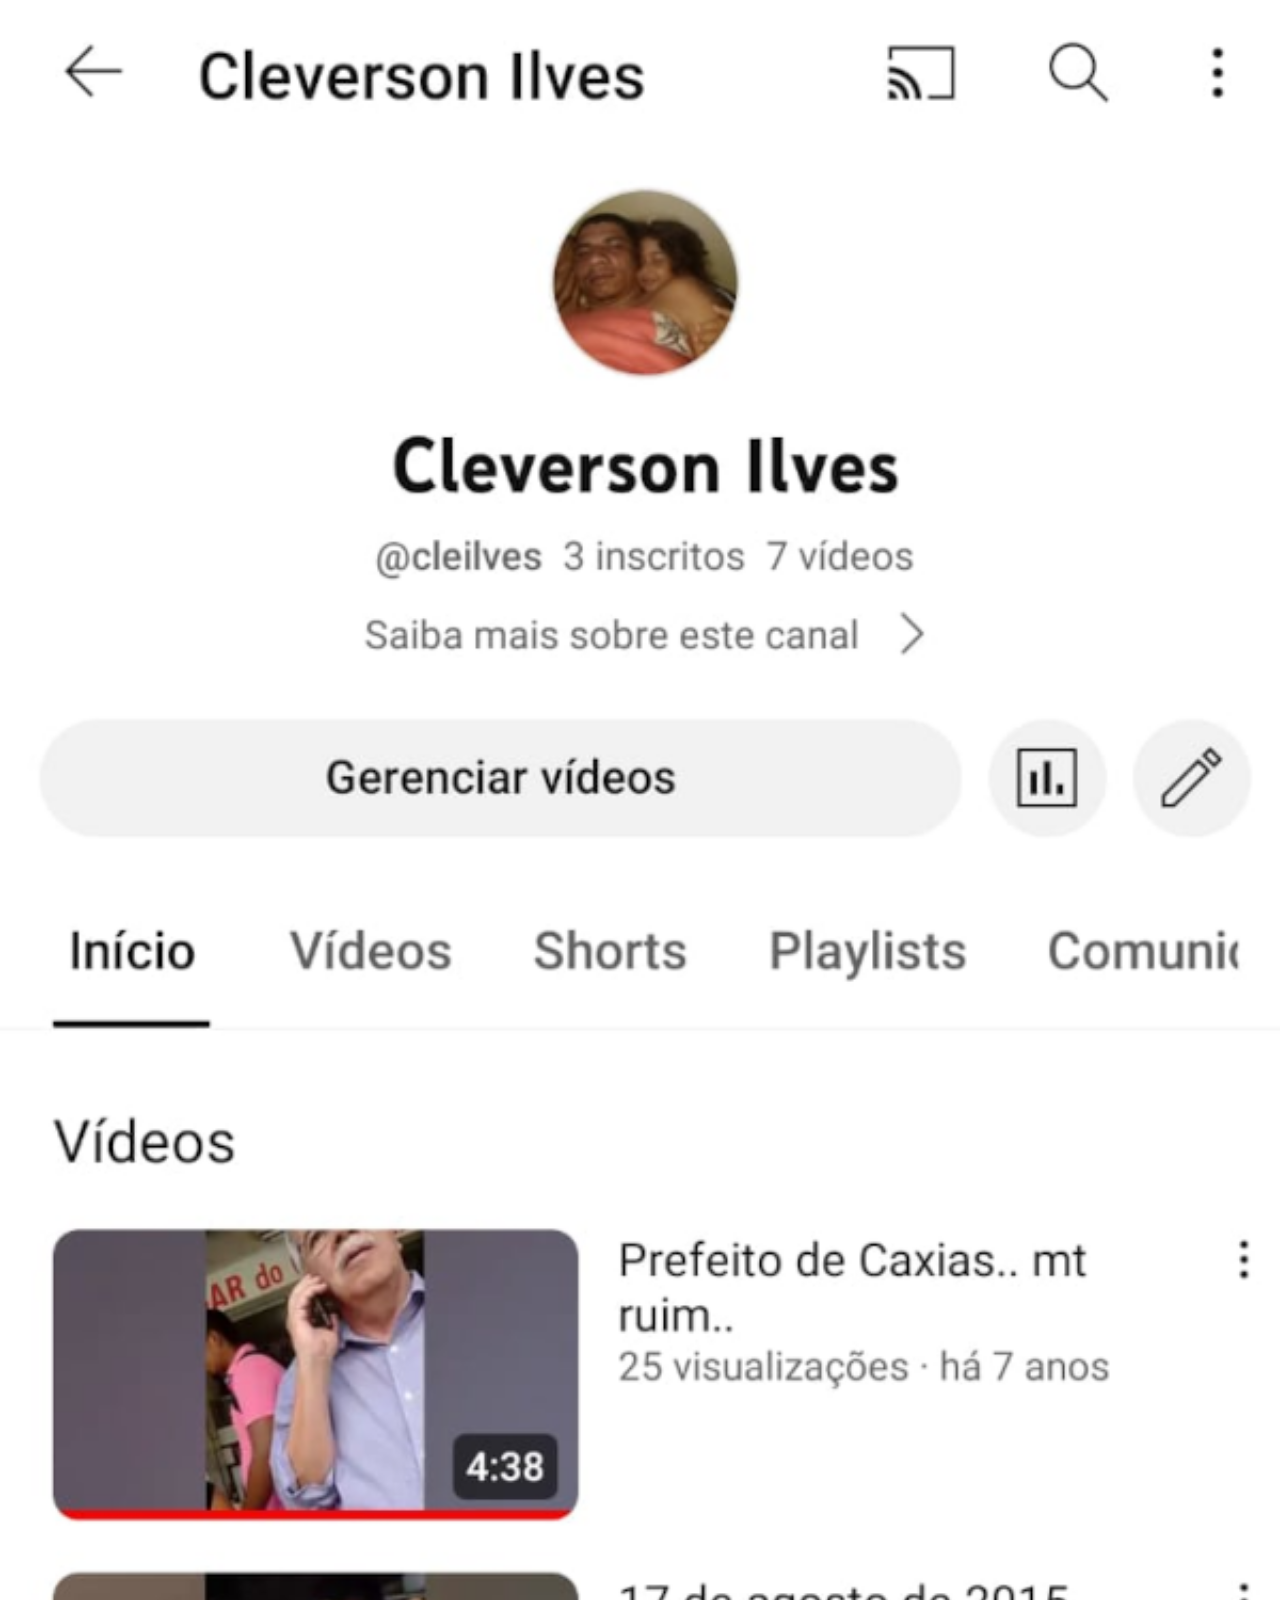
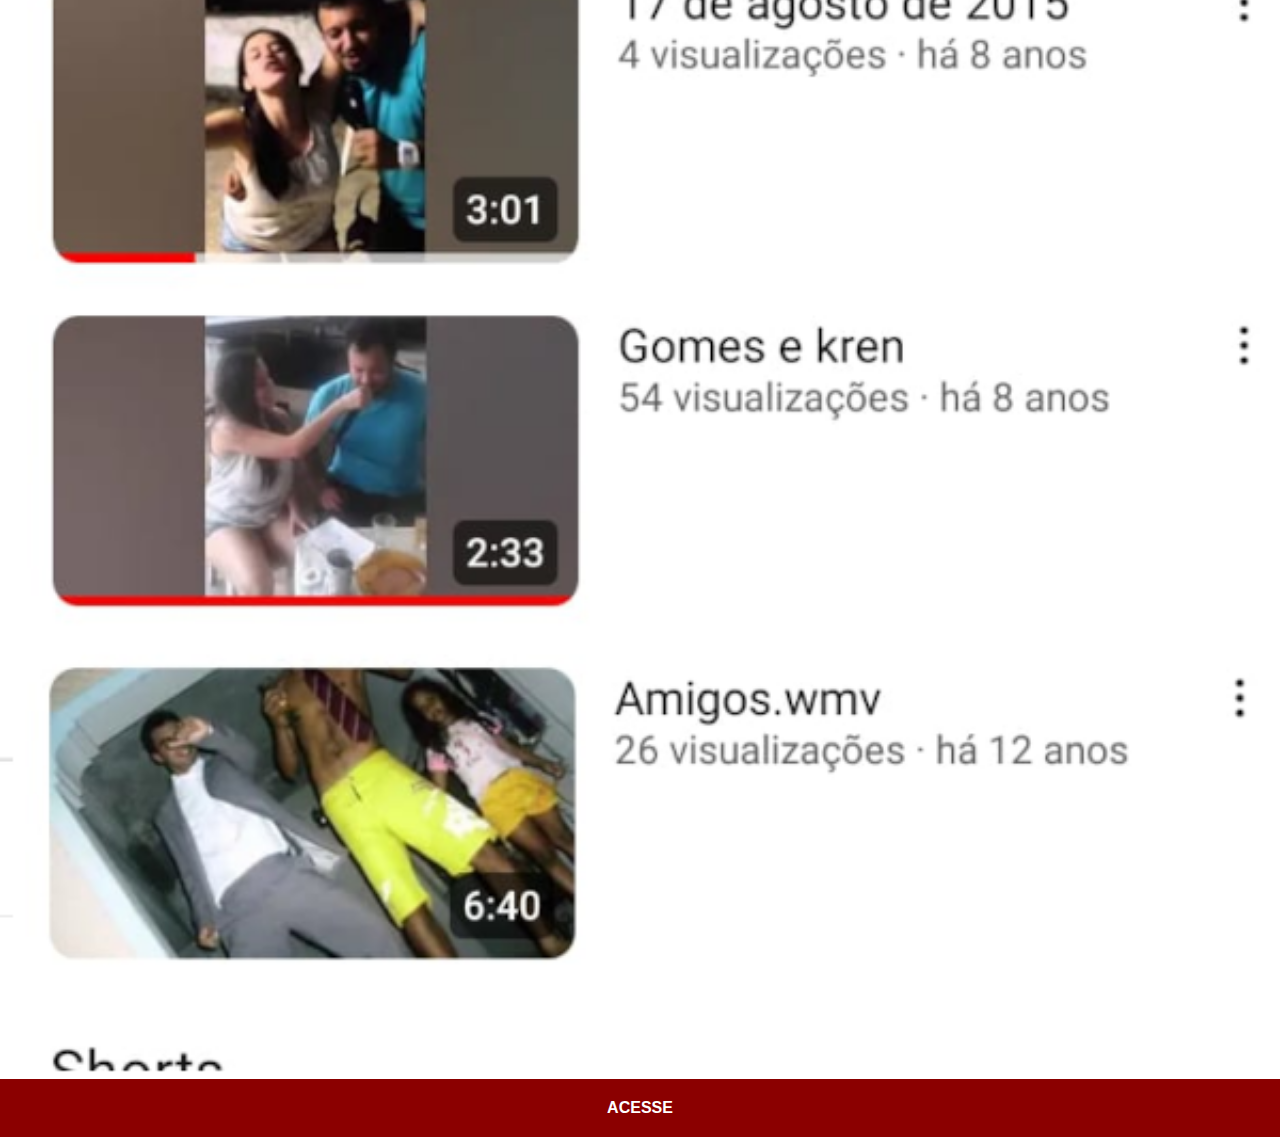
<file: youtube.html>
<!DOCTYPE html>
<html lang="pt-BR">
<head>
    <meta charset="UTF-8">
    <meta name="viewport" content="width=device-width, initial-scale=1.0">
    <link rel="stylesheet" href="estilos/social.css">
    <title>Youtube</title>
</head>
<body>
    <img src="imagens/tela-youtube.png" alt="Youtube">
    <a href="https://www.youtube.com/@cleilves/featured" target="_blank">ACESSE</a>
</body>
</html>
</file>
<file: estilos/style.css>
@charset "UTF-8";

* {
    margin: 0px;
    padding: 0px;
    font-family: Arial, Helvetica, sans-serif;
}

html, body {
    height: 100vh;
    width: 100vw;
    background-color: black;
}

body {
    background: url(../imagens/fundo-madeira.jpg) no-repeat top center;
    background-size: cover;
    background-attachment: fixed;
}

main {
    height: 100vh;
    position: relative;
    
}

section#telefone {
    position: absolute;
    top: 50%;
    left: 50%;
    transform: translate(-50%, -50%);

    height: 627px;
    width: 311px;
    background: url('../imagens/frame-iphone.png') no-repeat;
}
iframe#tela {
    position: relative;
    top: 12.9%;
    left: 21.5px;
    width: 269px;
    height: 472px;
}

section#redes-sociais {
    text-align: right;
}

section#redes-sociais img {
    width: 50px;
    margin:  10px;
    border-radius: 50%;
    box-shadow: 2px 2px 5px rgba(0, 0, 0, 0.418);
    box-sizing: border-box;
    
}
section#redes-sociais img:hover {
    border: 2px solid rgba(255, 255, 255, 0.603);
    transform: translate(-3px, -3px);
    box-shadow: 5px 5px 10px rgba(0, 0, 0, 0.658);
    transition: transform 0.3s, border 1s;

}
</file>
<file: estilos/social.css>
@charset "UTF-8";


* {
    margin: 0px;
    padding: 0px;
    font-family: Arial, Helvetica, sans-serif;
}
::-webkit-scrollbar {
    width: 0px;
    height: 0px;
}
img {
    width: 100vw;
}

a {
    display: block;
    background-color: darkred;
    color: white;
    padding: 20px;
    text-align: center;
    font-weight: bolder;
    text-decoration: none;
}
a:hover {
    background-color: red;
}
</file>
